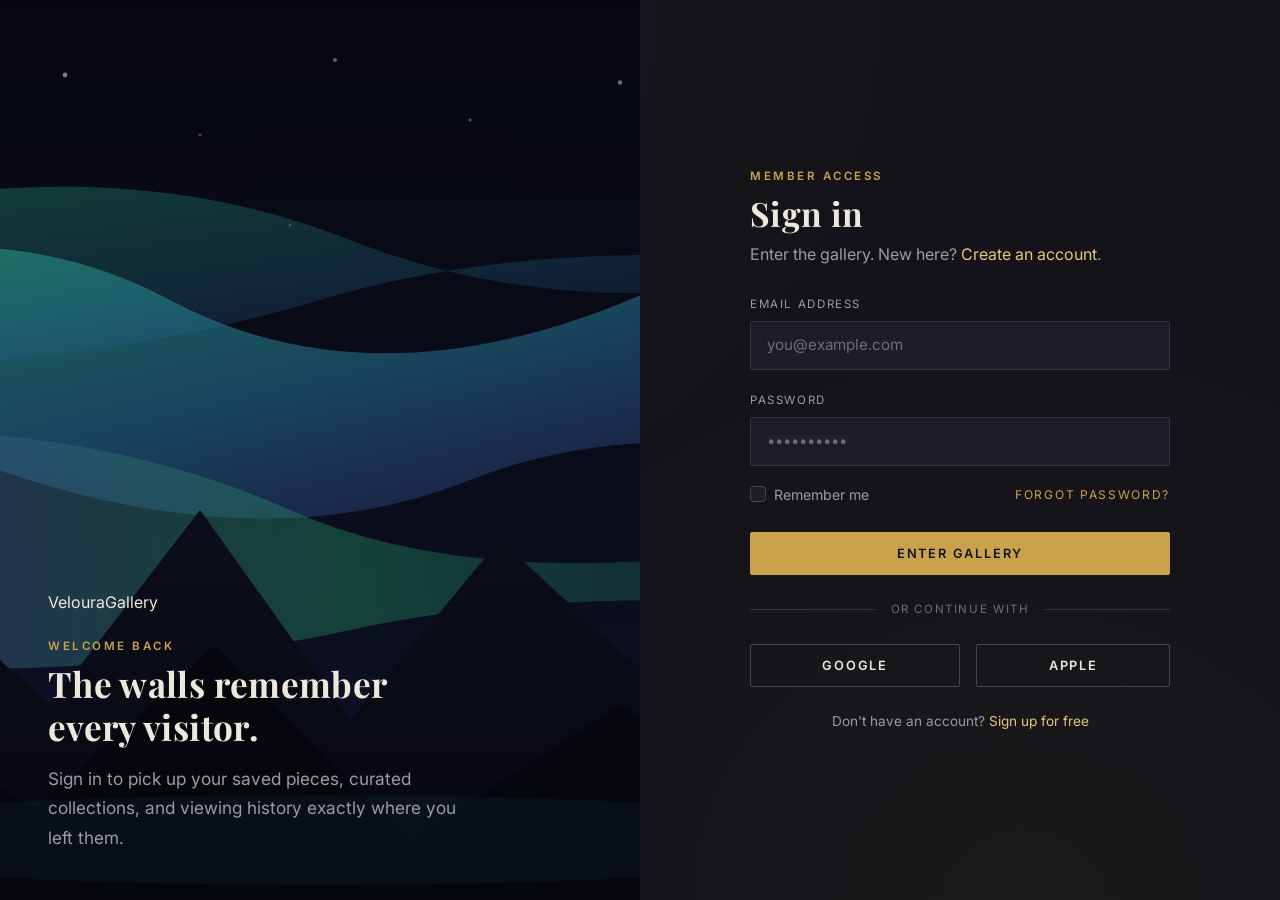
<file: index.html>
<!DOCTYPE html>
<html lang="en">
<head>
  <meta charset="UTF-8">
  <meta name="viewport" content="width=device-width, initial-scale=1.0">
  <title>Sign In — Veloura</title>
  <link rel="icon" href="data:,">
  <link href="https://cdn.jsdelivr.net/npm/bootstrap@5.3.3/dist/css/bootstrap.min.css" rel="stylesheet">
  <link href="https://fonts.googleapis.com/css2?family=Playfair+Display:ital,wght@0,600;0,700;1,600&family=Inter:wght@400;500;600;700&display=swap" rel="stylesheet">
  <link href="styles.css" rel="stylesheet">
</head>
<body>

  <div class="auth-wrap">
    <div class="row g-0 w-100">

      <!-- Visual side -->
      <div class="col-lg-6 d-none d-lg-flex auth-visual">
        <img src="aurora.svg" alt="Aurora Bloom artwork">
        <div class="auth-visual-content">
          <a href="gallery.html" class="navbar-brand mb-4 d-inline-block">Veloura<span>Gallery</span></a>
          <p class="eyebrow mb-2">Welcome back</p>
          <h2 class="display-font mb-3" style="font-size: 2.2rem;">The walls remember<br>every visitor.</h2>
          <p class="hero-lede mb-0" style="max-width: 26rem;">Sign in to pick up your saved pieces, curated collections, and viewing history exactly where you left them.</p>
        </div>
      </div>

      <!-- Form side -->
      <div class="col-lg-6 auth-form-side">
        <div class="auth-card reveal is-visible">
          <a href="gallery.html" class="navbar-brand d-inline-block d-lg-none mb-4">Veloura<span>Gallery</span></a>
          <p class="eyebrow mb-2">Member Access</p>
          <h1 class="display-font mb-2" style="font-size: 2.1rem;">Sign in</h1>
          <p class="text-muted-gallery mb-4">Enter the gallery. New here? <a href="signup.html">Create an account</a>.</p>

          <form id="loginForm" novalidate>
            <div class="mb-3">
              <label for="loginEmail" class="form-label">Email address</label>
              <input type="email" class="form-control" id="loginEmail" placeholder="you@example.com" required>
            </div>
            <div class="mb-3">
              <label for="loginPassword" class="form-label">Password</label>
              <input type="password" class="form-control" id="loginPassword" placeholder="••••••••••" required>
            </div>
            <div class="d-flex justify-content-between align-items-center mb-4">
              <div class="form-check">
                <input class="form-check-input" type="checkbox" id="rememberMe">
                <label class="form-check-label" for="rememberMe">Remember me</label>
              </div>
              <a href="#" class="small-caps-label" style="font-size:0.75rem;">Forgot password?</a>
            </div>
            <button type="submit" class="btn btn-gold w-100">Enter Gallery</button>
            <p id="loginMessage" class="text-danger mt-3 mb-0 small d-none"></p>
          </form>

          <div class="divider-or">or continue with</div>

          <div class="d-flex gap-3">
            <button type="button" class="btn btn-outline-gold flex-fill">Google</button>
            <button type="button" class="btn btn-outline-gold flex-fill">Apple</button>
          </div>

          <p class="text-center text-muted-gallery mt-4 mb-0" style="font-size:0.85rem;">
            Don't have an account? <a href="signup.html">Sign up for free</a>
          </p>
        </div>
      </div>

    </div>
  </div>

  <script src="https://cdn.jsdelivr.net/npm/bootstrap@5.3.3/dist/js/bootstrap.bundle.min.js"></script>
  <script>
    const loginForm = document.getElementById('loginForm');
    const loginEmail = document.getElementById('loginEmail');
    const loginPassword = document.getElementById('loginPassword');
    const rememberMe = document.getElementById('rememberMe');
    const loginMessage = document.getElementById('loginMessage');

    const rememberKey = 'lumenGalleryRememberedEmail';
    const userKey = 'lumenGalleryCurrentUser';

    function showMessage(element, message, isError) {
      element.textContent = message;
      element.classList.remove('d-none', 'text-danger', 'text-success');
      element.classList.add(isError ? 'text-danger' : 'text-success');
    }

    const rememberedEmail = localStorage.getItem(rememberKey);
    if (rememberedEmail) {
      loginEmail.value = rememberedEmail;
      rememberMe.checked = true;
    }

    if (loginForm) {
      loginForm.addEventListener('submit', function (event) {
        event.preventDefault();

        const email = loginEmail.value.trim().toLowerCase();
        const password = loginPassword.value.trim();

        if (!email || !password) {
          showMessage(loginMessage, 'Please enter both your email and password.', true);
          return;
        }

        localStorage.setItem(userKey, JSON.stringify({
          email: email,
          name: email.split('@')[0]
        }));

        if (rememberMe.checked) {
          localStorage.setItem(rememberKey, email);
        } else {
          localStorage.removeItem(rememberKey);
        }

        window.location.href = 'gallery.html';
      });
    }
  </script>
</body>
</html>
</file>
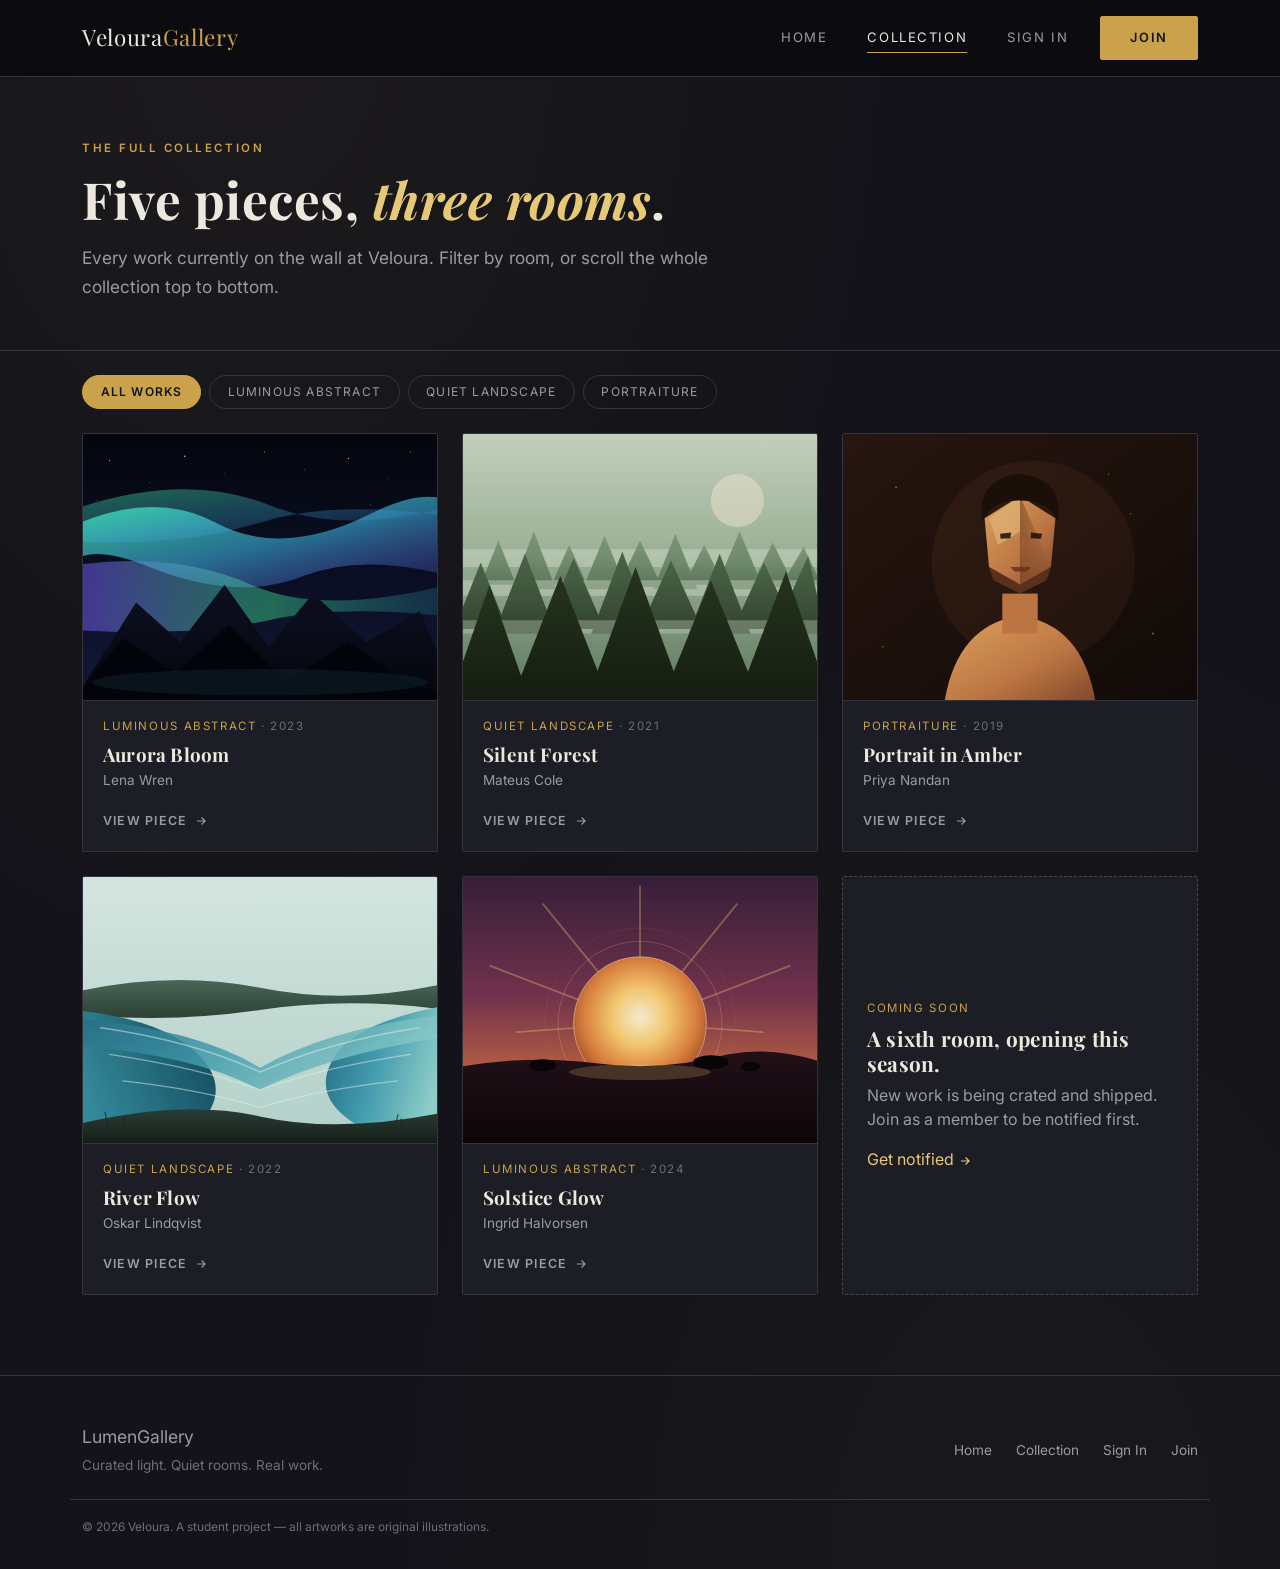
<file: art-display.html>
<!DOCTYPE html>
<html lang="en">
<head>
  <meta charset="UTF-8">
  <meta name="viewport" content="width=device-width, initial-scale=1.0">
  <title>The Collection — Veloura</title>
  <link rel="icon" href="data:,">
  <link href="https://cdn.jsdelivr.net/npm/bootstrap@5.3.3/dist/css/bootstrap.min.css" rel="stylesheet">
  <link href="https://fonts.googleapis.com/css2?family=Playfair+Display:ital,wght@0,600;0,700;1,600&family=Inter:wght@400;500;600;700&display=swap" rel="stylesheet">
  <link href="styles.css" rel="stylesheet">
  <style>body { padding-top: 76px; }</style>
</head>
<body>

  <!-- Navbar -->
  <nav class="navbar navbar-expand-lg gallery-navbar fixed-top py-3">
    <div class="container">
      <a class="navbar-brand" href="gallery.html">Veloura<span>Gallery</span></a>
      <button class="navbar-toggler" type="button" data-bs-toggle="collapse" data-bs-target="#navMain">
        <span class="navbar-toggler-icon"></span>
      </button>
      <div class="collapse navbar-collapse" id="navMain">
        <ul class="navbar-nav ms-auto align-items-lg-center gap-lg-2">
          <li class="nav-item"><a class="nav-link" href="gallery.html">Home</a></li>
          <li class="nav-item"><a class="nav-link active" href="art-display.html">Collection</a></li>
          <li class="nav-item"><a class="nav-link" href="index.html">Sign In</a></li>
          <li class="nav-item ms-lg-2"><a class="btn btn-gold btn-sm" href="signup.html">Join</a></li>
        </ul>
      </div>
    </div>
  </nav>

  <!-- Page header -->
  <header class="py-5" style="border-bottom:1px solid var(--frame); padding-top:4rem !important;">
    <div class="container reveal">
      <p class="eyebrow mb-3">The Full Collection</p>
      <h1 class="hero-title mb-3" style="font-size:clamp(2.2rem, 4vw, 3.2rem);">Five pieces, <em>three rooms</em>.</h1>
      <p class="hero-lede mb-0">Every work currently on the wall at Veloura. Filter by room, or scroll the whole collection top to bottom.</p>
    </div>
  </header>

  <!-- Filters -->
  <div class="container">
    <div class="d-flex flex-wrap gap-2 py-4 reveal" id="filterBar">
      <button class="filter-pill active" data-filter="all">All Works</button>
      <button class="filter-pill" data-filter="abstract">Luminous Abstract</button>
      <button class="filter-pill" data-filter="landscape">Quiet Landscape</button>
      <button class="filter-pill" data-filter="portrait">Portraiture</button>
    </div>
  </div>

  <!-- Grid -->
  <section class="pb-6" style="padding-bottom:5rem;">
    <div class="container">
      <div class="row g-4" id="artGrid">

        <div class="col-md-6 col-lg-4 art-item reveal" data-category="abstract">
          <a href="art1.html" class="stretched-link-wrap">
            <div class="frame-card">
              <div class="frame-media"><img src="aurora.svg" alt="Aurora Bloom by Lena Wren"></div>
              <div class="placard">
                <p class="art-meta">Luminous Abstract <span>· 2023</span></p>
                <h3 class="art-title">Aurora Bloom</h3>
                <p class="text-muted-gallery mb-3" style="font-size:0.85rem;">Lena Wren</p>
                <span class="art-link">View piece
                  <svg width="14" height="14" fill="none" stroke="currentColor" stroke-width="2" viewBox="0 0 24 24"><path d="M5 12h14M13 6l6 6-6 6"/></svg>
                </span>
              </div>
            </div>
          </a>
        </div>

        <div class="col-md-6 col-lg-4 art-item reveal" data-category="landscape">
          <a href="art2.html" class="stretched-link-wrap">
            <div class="frame-card">
              <div class="frame-media"><img src="forest.svg" alt="Silent Forest by Mateus Cole"></div>
              <div class="placard">
                <p class="art-meta">Quiet Landscape <span>· 2021</span></p>
                <h3 class="art-title">Silent Forest</h3>
                <p class="text-muted-gallery mb-3" style="font-size:0.85rem;">Mateus Cole</p>
                <span class="art-link">View piece
                  <svg width="14" height="14" fill="none" stroke="currentColor" stroke-width="2" viewBox="0 0 24 24"><path d="M5 12h14M13 6l6 6-6 6"/></svg>
                </span>
              </div>
            </div>
          </a>
        </div>

        <div class="col-md-6 col-lg-4 art-item reveal" data-category="portrait">
          <a href="art3.html" class="stretched-link-wrap">
            <div class="frame-card">
              <div class="frame-media"><img src="portrait.svg" alt="Portrait in Amber by Priya Nandan"></div>
              <div class="placard">
                <p class="art-meta">Portraiture <span>· 2019</span></p>
                <h3 class="art-title">Portrait in Amber</h3>
                <p class="text-muted-gallery mb-3" style="font-size:0.85rem;">Priya Nandan</p>
                <span class="art-link">View piece
                  <svg width="14" height="14" fill="none" stroke="currentColor" stroke-width="2" viewBox="0 0 24 24"><path d="M5 12h14M13 6l6 6-6 6"/></svg>
                </span>
              </div>
            </div>
          </a>
        </div>

        <div class="col-md-6 col-lg-4 art-item reveal" data-category="landscape">
          <a href="art4.html" class="stretched-link-wrap">
            <div class="frame-card">
              <div class="frame-media"><img src="river.svg" alt="River Flow by Oskar Lindqvist"></div>
              <div class="placard">
                <p class="art-meta">Quiet Landscape <span>· 2022</span></p>
                <h3 class="art-title">River Flow</h3>
                <p class="text-muted-gallery mb-3" style="font-size:0.85rem;">Oskar Lindqvist</p>
                <span class="art-link">View piece
                  <svg width="14" height="14" fill="none" stroke="currentColor" stroke-width="2" viewBox="0 0 24 24"><path d="M5 12h14M13 6l6 6-6 6"/></svg>
                </span>
              </div>
            </div>
          </a>
        </div>

        <div class="col-md-6 col-lg-4 art-item reveal" data-category="abstract">
          <a href="art5.html" class="stretched-link-wrap">
            <div class="frame-card">
              <div class="frame-media"><img src="solstice.svg" alt="Solstice Glow by Ingrid Halvorsen"></div>
              <div class="placard">
                <p class="art-meta">Luminous Abstract <span>· 2024</span></p>
                <h3 class="art-title">Solstice Glow</h3>
                <p class="text-muted-gallery mb-3" style="font-size:0.85rem;">Ingrid Halvorsen</p>
                <span class="art-link">View piece
                  <svg width="14" height="14" fill="none" stroke="currentColor" stroke-width="2" viewBox="0 0 24 24"><path d="M5 12h14M13 6l6 6-6 6"/></svg>
                </span>
              </div>
            </div>
          </a>
        </div>

        <div class="col-md-6 col-lg-4 reveal">
          <div class="h-100 d-flex flex-column justify-content-center align-items-start p-4" style="background:var(--surface); border:1px dashed var(--frame-light); border-radius:2px; min-height:100%;">
            <p class="small-caps-label mb-2">Coming Soon</p>
            <h3 class="display-font mb-2" style="font-size:1.3rem;">A sixth room, opening this season.</h3>
            <p class="text-muted-gallery mb-3">New work is being crated and shipped. Join as a member to be notified first.</p>
            <a href="signup.html" class="art-link">Get notified
              <svg width="14" height="14" fill="none" stroke="currentColor" stroke-width="2" viewBox="0 0 24 24"><path d="M5 12h14M13 6l6 6-6 6"/></svg>
            </a>
          </div>
        </div>

      </div>
    </div>
  </section>

  <!-- Footer -->
  <footer class="gallery-footer">
    <div class="container d-flex flex-column flex-md-row justify-content-between align-items-center gap-3">
      <div>
        <a href="gallery.html" class="navbar-brand" style="font-size:1.1rem;">Lumen<span>Gallery</span></a>
        <p class="mb-0 mt-1">Curated light. Quiet rooms. Real work.</p>
      </div>
      <div class="d-flex gap-4 flex-wrap">
        <a href="gallery.html">Home</a>
        <a href="art-display.html">Collection</a>
        <a href="index.html">Sign In</a>
        <a href="signup.html">Join</a>
      </div>
    </div>
    <div class="container mt-4 pt-3" style="border-top:1px solid var(--frame);">
      <small>&copy; 2026 Veloura. A student project — all artworks are original illustrations.</small>
    </div>
  </footer>

  <script src="https://cdn.jsdelivr.net/npm/bootstrap@5.3.3/dist/js/bootstrap.bundle.min.js"></script>
  <script>
    document.addEventListener('DOMContentLoaded', function () {
      const items = document.querySelectorAll('.reveal:not(.is-visible)');
      const obs = new IntersectionObserver((entries) => {
        entries.forEach(e => {
          if (e.isIntersecting) { e.target.classList.add('is-visible'); obs.unobserve(e.target); }
        });
      }, { threshold: 0.15 });
      items.forEach(i => obs.observe(i));

      const pills = document.querySelectorAll('.filter-pill');
      const cards = document.querySelectorAll('.art-item');
      pills.forEach(pill => {
        pill.addEventListener('click', () => {
          pills.forEach(p => p.classList.remove('active'));
          pill.classList.add('active');
          const filter = pill.dataset.filter;
          cards.forEach(card => {
            const show = filter === 'all' || card.dataset.category === filter;
            card.style.display = show ? '' : 'none';
          });
        });
      });
    });
  </script>
</body>
</html>
</file>
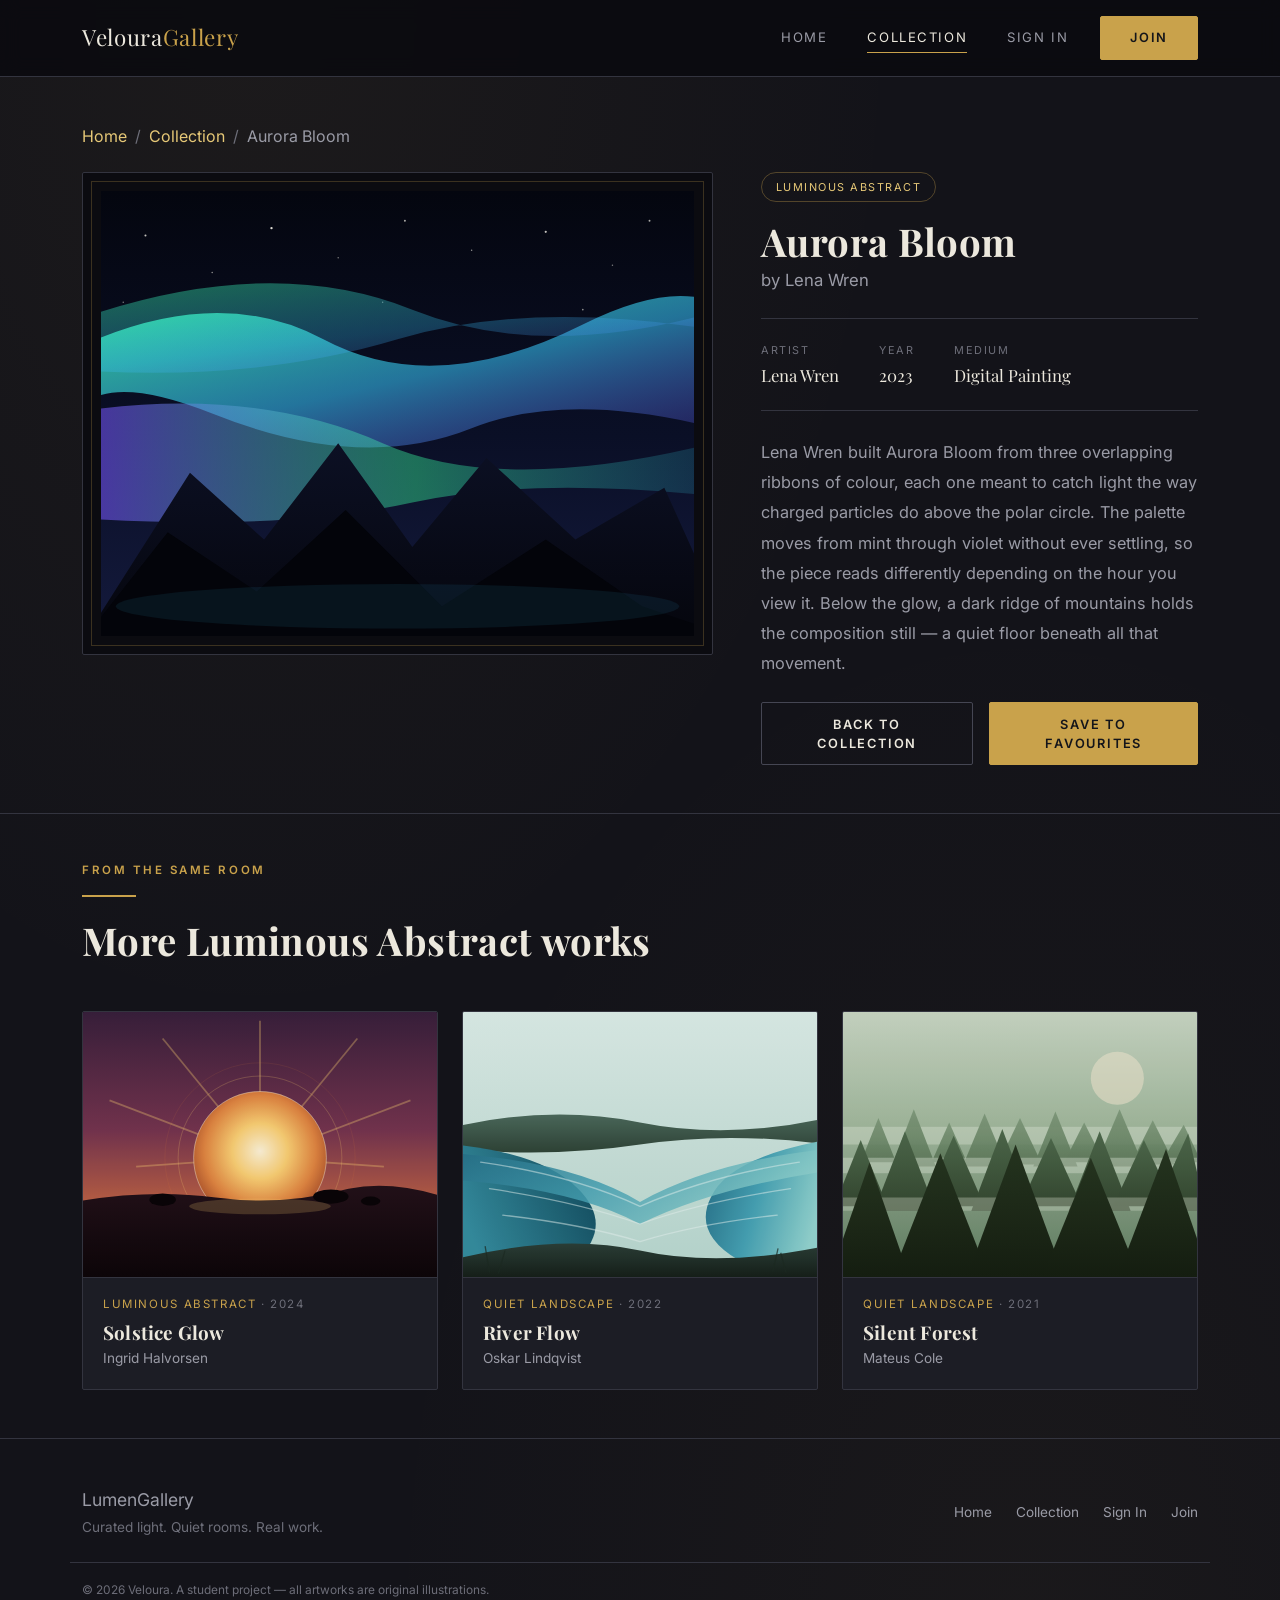
<file: art1.html>
<!DOCTYPE html>
<html lang="en">
<head>
  <meta charset="UTF-8">
  <meta name="viewport" content="width=device-width, initial-scale=1.0">
  <title>Aurora Bloom — Lena Wren | Veloura</title>
  <link rel="icon" href="data:,">
  <link href="https://cdn.jsdelivr.net/npm/bootstrap@5.3.3/dist/css/bootstrap.min.css" rel="stylesheet">
  <link href="https://fonts.googleapis.com/css2?family=Playfair+Display:ital,wght@0,600;0,700;1,600&family=Inter:wght@400;500;600;700&display=swap" rel="stylesheet">
  <link href="styles.css" rel="stylesheet">
  <style>body { padding-top: 76px; }</style>
</head>
<body>

  <!-- Navbar -->
  <nav class="navbar navbar-expand-lg gallery-navbar fixed-top py-3">
    <div class="container">
      <a class="navbar-brand" href="gallery.html">Veloura<span>Gallery</span></a>
      <button class="navbar-toggler" type="button" data-bs-toggle="collapse" data-bs-target="#navMain">
        <span class="navbar-toggler-icon"></span>
      </button>
      <div class="collapse navbar-collapse" id="navMain">
        <ul class="navbar-nav ms-auto align-items-lg-center gap-lg-2">
          <li class="nav-item"><a class="nav-link" href="gallery.html">Home</a></li>
          <li class="nav-item"><a class="nav-link active" href="art-display.html">Collection</a></li>
          <li class="nav-item"><a class="nav-link" href="index.html">Sign In</a></li>
          <li class="nav-item ms-lg-2"><a class="btn btn-gold btn-sm" href="signup.html">Join</a></li>
        </ul>
      </div>
    </div>
  </nav>

  <div class="container py-5">
    <nav aria-label="breadcrumb" class="reveal is-visible mb-4">
      <ol class="breadcrumb" style="--bs-breadcrumb-divider-color: var(--text-faint);">
        <li class="breadcrumb-item"><a href="gallery.html">Home</a></li>
        <li class="breadcrumb-item"><a href="art-display.html">Collection</a></li>
        <li class="breadcrumb-item active text-muted-gallery" aria-current="page">Aurora Bloom</li>
      </ol>
    </nav>

    <div class="row g-5">
      <!-- Media -->
      <div class="col-lg-7 reveal is-visible">
        <div class="detail-media">
          <img src="aurora.svg" alt="Aurora Bloom — layered ribbons of green and violet light over a night mountain range">
        </div>
      </div>

      <!-- Info -->
      <div class="col-lg-5 reveal is-visible">
        <span class="badge-category">Luminous Abstract</span>
        <h1 class="display-font mb-1" style="font-size:2.4rem;">Aurora Bloom</h1>
        <p class="text-muted-gallery mb-4" style="font-size:1.05rem;">by Lena Wren</p>

        <div class="detail-meta-row">
          <div class="meta-item">
            <div class="label">Artist</div>
            <div class="value">Lena Wren</div>
          </div>
          <div class="meta-item">
            <div class="label">Year</div>
            <div class="value">2023</div>
          </div>
          <div class="meta-item">
            <div class="label">Medium</div>
            <div class="value">Digital Painting</div>
          </div>
        </div>

        <p class="detail-desc">Lena Wren built Aurora Bloom from three overlapping ribbons of colour, each one meant to catch light the way charged particles do above the polar circle. The palette moves from mint through violet without ever settling, so the piece reads differently depending on the hour you view it. Below the glow, a dark ridge of mountains holds the composition still — a quiet floor beneath all that movement.</p>

        <div class="d-flex gap-3 mt-4">
          <a href="art-display.html" class="btn btn-outline-gold">Back to Collection</a>
          <a href="signup.html" class="btn btn-gold">Save to Favourites</a>
        </div>
      </div>
    </div>
  </div>

  <!-- Similar works -->
  <section class="py-5" style="border-top:1px solid var(--frame);">
    <div class="container">
      <div class="section-head reveal">
        <p class="eyebrow">From the Same Room</p>
        <div class="divider-gold"></div>
        <h2>More Luminous Abstract works</h2>
      </div>
      <div class="row g-4">

        <div class="col-md-4 reveal">
          <a href="art5.html" class="stretched-link-wrap">
            <div class="frame-card">
              <div class="frame-media"><img src="solstice.svg" alt="Solstice Glow"></div>
              <div class="placard">
                <p class="art-meta">Luminous Abstract <span>· 2024</span></p>
                <h3 class="art-title">Solstice Glow</h3>
                <p class="text-muted-gallery mb-0" style="font-size:0.85rem;">Ingrid Halvorsen</p>
              </div>
            </div>
          </a>
        </div>

        <div class="col-md-4 reveal">
          <a href="art4.html" class="stretched-link-wrap">
            <div class="frame-card">
              <div class="frame-media"><img src="river.svg" alt="River Flow"></div>
              <div class="placard">
                <p class="art-meta">Quiet Landscape <span>· 2022</span></p>
                <h3 class="art-title">River Flow</h3>
                <p class="text-muted-gallery mb-0" style="font-size:0.85rem;">Oskar Lindqvist</p>
              </div>
            </div>
          </a>
        </div>

        <div class="col-md-4 reveal">
          <a href="art2.html" class="stretched-link-wrap">
            <div class="frame-card">
              <div class="frame-media"><img src="forest.svg" alt="Silent Forest"></div>
              <div class="placard">
                <p class="art-meta">Quiet Landscape <span>· 2021</span></p>
                <h3 class="art-title">Silent Forest</h3>
                <p class="text-muted-gallery mb-0" style="font-size:0.85rem;">Mateus Cole</p>
              </div>
            </div>
          </a>
        </div>

      </div>
    </div>
  </section>

  <!-- Footer -->
  <footer class="gallery-footer">
    <div class="container d-flex flex-column flex-md-row justify-content-between align-items-center gap-3">
      <div>
        <a href="gallery.html" class="navbar-brand" style="font-size:1.1rem;">Lumen<span>Gallery</span></a>
        <p class="mb-0 mt-1">Curated light. Quiet rooms. Real work.</p>
      </div>
      <div class="d-flex gap-4 flex-wrap">
        <a href="gallery.html">Home</a>
        <a href="art-display.html">Collection</a>
        <a href="index.html">Sign In</a>
        <a href="signup.html">Join</a>
      </div>
    </div>
    <div class="container mt-4 pt-3" style="border-top:1px solid var(--frame);">
      <small>&copy; 2026 Veloura. A student project — all artworks are original illustrations.</small>
    </div>
  </footer>

  <script src="https://cdn.jsdelivr.net/npm/bootstrap@5.3.3/dist/js/bootstrap.bundle.min.js"></script>
  <script>
    document.addEventListener('DOMContentLoaded', function () {
      const items = document.querySelectorAll('.reveal:not(.is-visible)');
      const obs = new IntersectionObserver((entries) => {
        entries.forEach(e => {
          if (e.isIntersecting) { e.target.classList.add('is-visible'); obs.unobserve(e.target); }
        });
      }, { threshold: 0.15 });
      items.forEach(i => obs.observe(i));
    });
  </script>
</body>
</html>
</file>
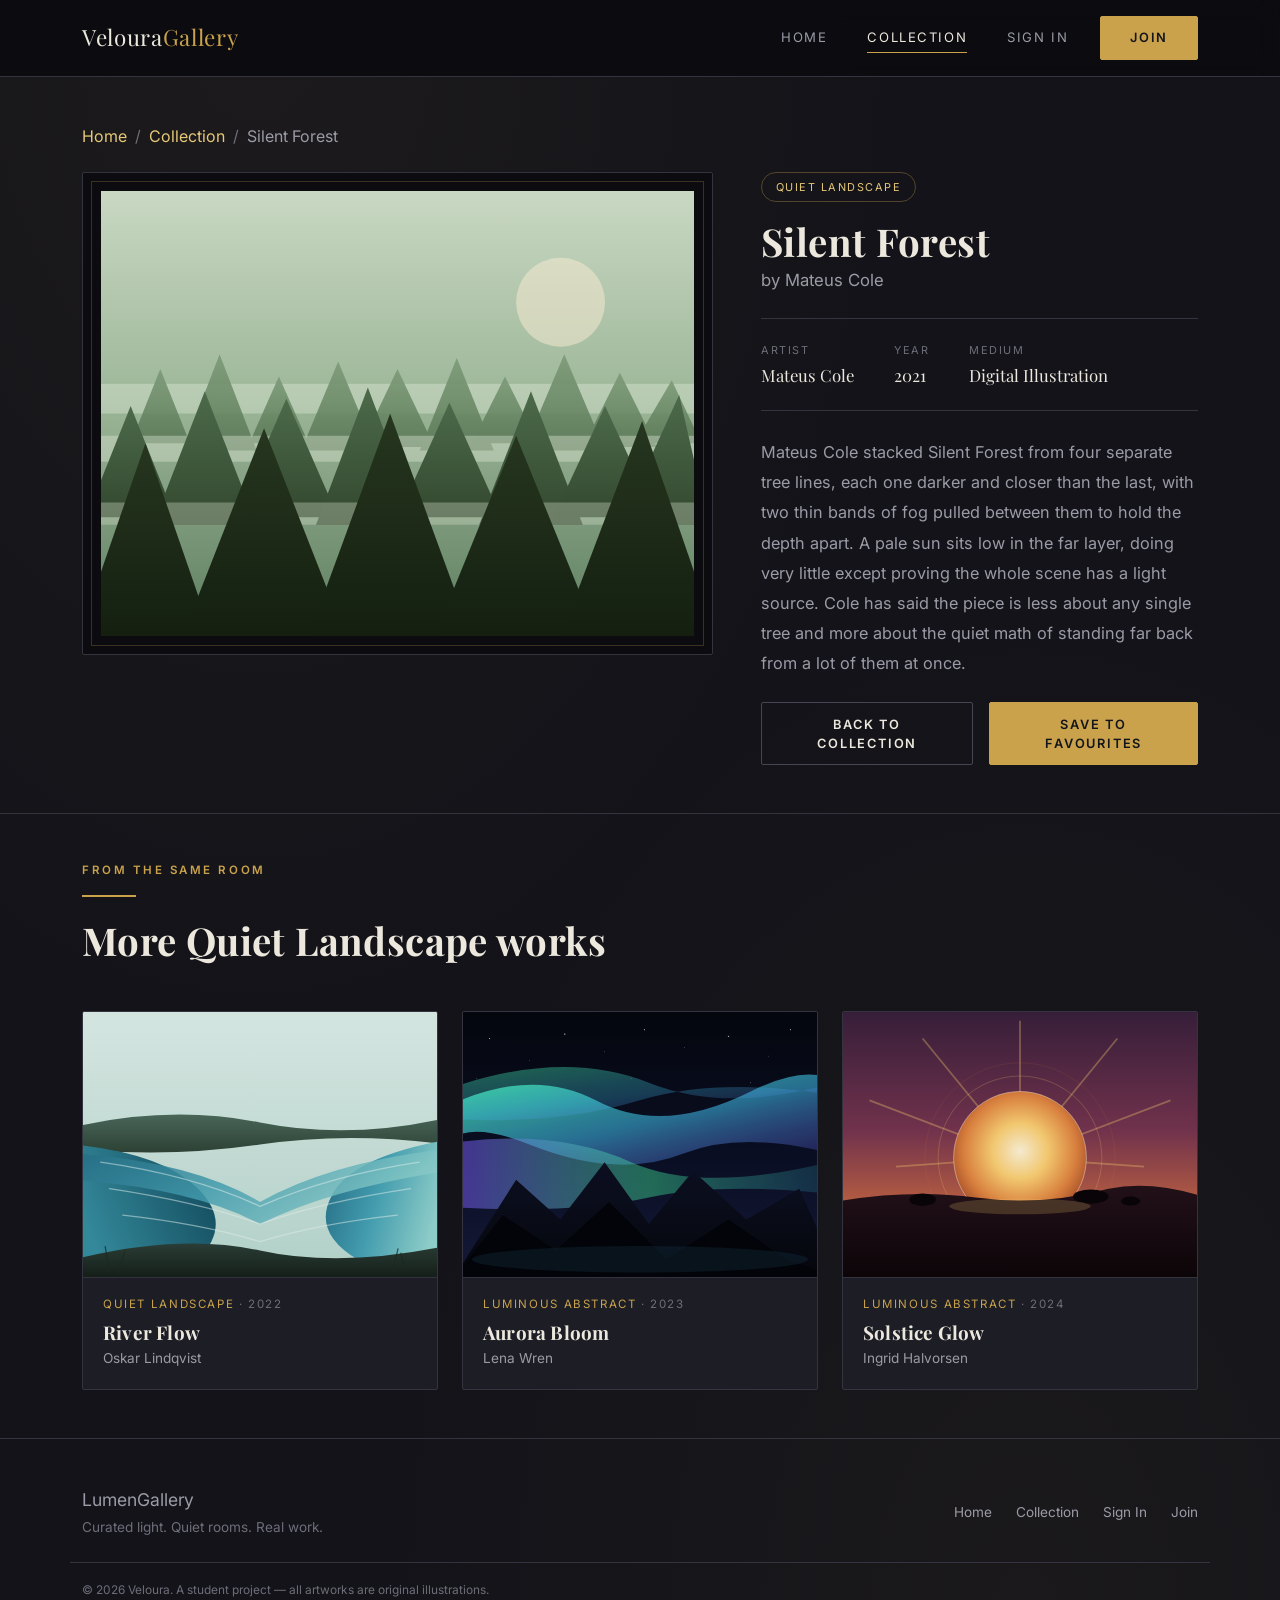
<file: art2.html>
<!DOCTYPE html>
<html lang="en">
<head>
  <meta charset="UTF-8">
  <meta name="viewport" content="width=device-width, initial-scale=1.0">
  <title>Silent Forest — Mateus Cole | Veloura</title>
  <link rel="icon" href="data:,">
  <link href="https://cdn.jsdelivr.net/npm/bootstrap@5.3.3/dist/css/bootstrap.min.css" rel="stylesheet">
  <link href="https://fonts.googleapis.com/css2?family=Playfair+Display:ital,wght@0,600;0,700;1,600&family=Inter:wght@400;500;600;700&display=swap" rel="stylesheet">
  <link href="styles.css" rel="stylesheet">
  <style>body { padding-top: 76px; }</style>
</head>
<body>

  <!-- Navbar -->
  <nav class="navbar navbar-expand-lg gallery-navbar fixed-top py-3">
    <div class="container">
      <a class="navbar-brand" href="gallery.html">Veloura<span>Gallery</span></a>
      <button class="navbar-toggler" type="button" data-bs-toggle="collapse" data-bs-target="#navMain">
        <span class="navbar-toggler-icon"></span>
      </button>
      <div class="collapse navbar-collapse" id="navMain">
        <ul class="navbar-nav ms-auto align-items-lg-center gap-lg-2">
          <li class="nav-item"><a class="nav-link" href="gallery.html">Home</a></li>
          <li class="nav-item"><a class="nav-link active" href="art-display.html">Collection</a></li>
          <li class="nav-item"><a class="nav-link" href="index.html">Sign In</a></li>
          <li class="nav-item ms-lg-2"><a class="btn btn-gold btn-sm" href="signup.html">Join</a></li>
        </ul>
      </div>
    </div>
  </nav>

  <div class="container py-5">
    <nav aria-label="breadcrumb" class="reveal is-visible mb-4">
      <ol class="breadcrumb" style="--bs-breadcrumb-divider-color: var(--text-faint);">
        <li class="breadcrumb-item"><a href="gallery.html">Home</a></li>
        <li class="breadcrumb-item"><a href="art-display.html">Collection</a></li>
        <li class="breadcrumb-item active text-muted-gallery" aria-current="page">Silent Forest</li>
      </ol>
    </nav>

    <div class="row g-5">
      <div class="col-lg-7 reveal is-visible">
        <div class="detail-media">
          <img src="forest.svg" alt="Silent Forest — layered pine silhouettes rising through fog">
        </div>
      </div>

      <div class="col-lg-5 reveal is-visible">
        <span class="badge-category">Quiet Landscape</span>
        <h1 class="display-font mb-1" style="font-size:2.4rem;">Silent Forest</h1>
        <p class="text-muted-gallery mb-4" style="font-size:1.05rem;">by Mateus Cole</p>

        <div class="detail-meta-row">
          <div class="meta-item">
            <div class="label">Artist</div>
            <div class="value">Mateus Cole</div>
          </div>
          <div class="meta-item">
            <div class="label">Year</div>
            <div class="value">2021</div>
          </div>
          <div class="meta-item">
            <div class="label">Medium</div>
            <div class="value">Digital Illustration</div>
          </div>
        </div>

        <p class="detail-desc">Mateus Cole stacked Silent Forest from four separate tree lines, each one darker and closer than the last, with two thin bands of fog pulled between them to hold the depth apart. A pale sun sits low in the far layer, doing very little except proving the whole scene has a light source. Cole has said the piece is less about any single tree and more about the quiet math of standing far back from a lot of them at once.</p>

        <div class="d-flex gap-3 mt-4">
          <a href="art-display.html" class="btn btn-outline-gold">Back to Collection</a>
          <a href="signup.html" class="btn btn-gold">Save to Favourites</a>
        </div>
      </div>
    </div>
  </div>

  <!-- Similar works -->
  <section class="py-5" style="border-top:1px solid var(--frame);">
    <div class="container">
      <div class="section-head reveal">
        <p class="eyebrow">From the Same Room</p>
        <div class="divider-gold"></div>
        <h2>More Quiet Landscape works</h2>
      </div>
      <div class="row g-4">

        <div class="col-md-4 reveal">
          <a href="art4.html" class="stretched-link-wrap">
            <div class="frame-card">
              <div class="frame-media"><img src="river.svg" alt="River Flow"></div>
              <div class="placard">
                <p class="art-meta">Quiet Landscape <span>· 2022</span></p>
                <h3 class="art-title">River Flow</h3>
                <p class="text-muted-gallery mb-0" style="font-size:0.85rem;">Oskar Lindqvist</p>
              </div>
            </div>
          </a>
        </div>

        <div class="col-md-4 reveal">
          <a href="art1.html" class="stretched-link-wrap">
            <div class="frame-card">
              <div class="frame-media"><img src="aurora.svg" alt="Aurora Bloom"></div>
              <div class="placard">
                <p class="art-meta">Luminous Abstract <span>· 2023</span></p>
                <h3 class="art-title">Aurora Bloom</h3>
                <p class="text-muted-gallery mb-0" style="font-size:0.85rem;">Lena Wren</p>
              </div>
            </div>
          </a>
        </div>

        <div class="col-md-4 reveal">
          <a href="art5.html" class="stretched-link-wrap">
            <div class="frame-card">
              <div class="frame-media"><img src="solstice.svg" alt="Solstice Glow"></div>
              <div class="placard">
                <p class="art-meta">Luminous Abstract <span>· 2024</span></p>
                <h3 class="art-title">Solstice Glow</h3>
                <p class="text-muted-gallery mb-0" style="font-size:0.85rem;">Ingrid Halvorsen</p>
              </div>
            </div>
          </a>
        </div>

      </div>
    </div>
  </section>

  <!-- Footer -->
  <footer class="gallery-footer">
    <div class="container d-flex flex-column flex-md-row justify-content-between align-items-center gap-3">
      <div>
        <a href="gallery.html" class="navbar-brand" style="font-size:1.1rem;">Lumen<span>Gallery</span></a>
        <p class="mb-0 mt-1">Curated light. Quiet rooms. Real work.</p>
      </div>
      <div class="d-flex gap-4 flex-wrap">
        <a href="gallery.html">Home</a>
        <a href="art-display.html">Collection</a>
        <a href="index.html">Sign In</a>
        <a href="signup.html">Join</a>
      </div>
    </div>
    <div class="container mt-4 pt-3" style="border-top:1px solid var(--frame);">
      <small>&copy; 2026 Veloura. A student project — all artworks are original illustrations.</small>
    </div>
  </footer>

  <script src="https://cdn.jsdelivr.net/npm/bootstrap@5.3.3/dist/js/bootstrap.bundle.min.js"></script>
  <script>
    document.addEventListener('DOMContentLoaded', function () {
      const items = document.querySelectorAll('.reveal:not(.is-visible)');
      const obs = new IntersectionObserver((entries) => {
        entries.forEach(e => {
          if (e.isIntersecting) { e.target.classList.add('is-visible'); obs.unobserve(e.target); }
        });
      }, { threshold: 0.15 });
      items.forEach(i => obs.observe(i));
    });
  </script>
</body>
</html>
</file>
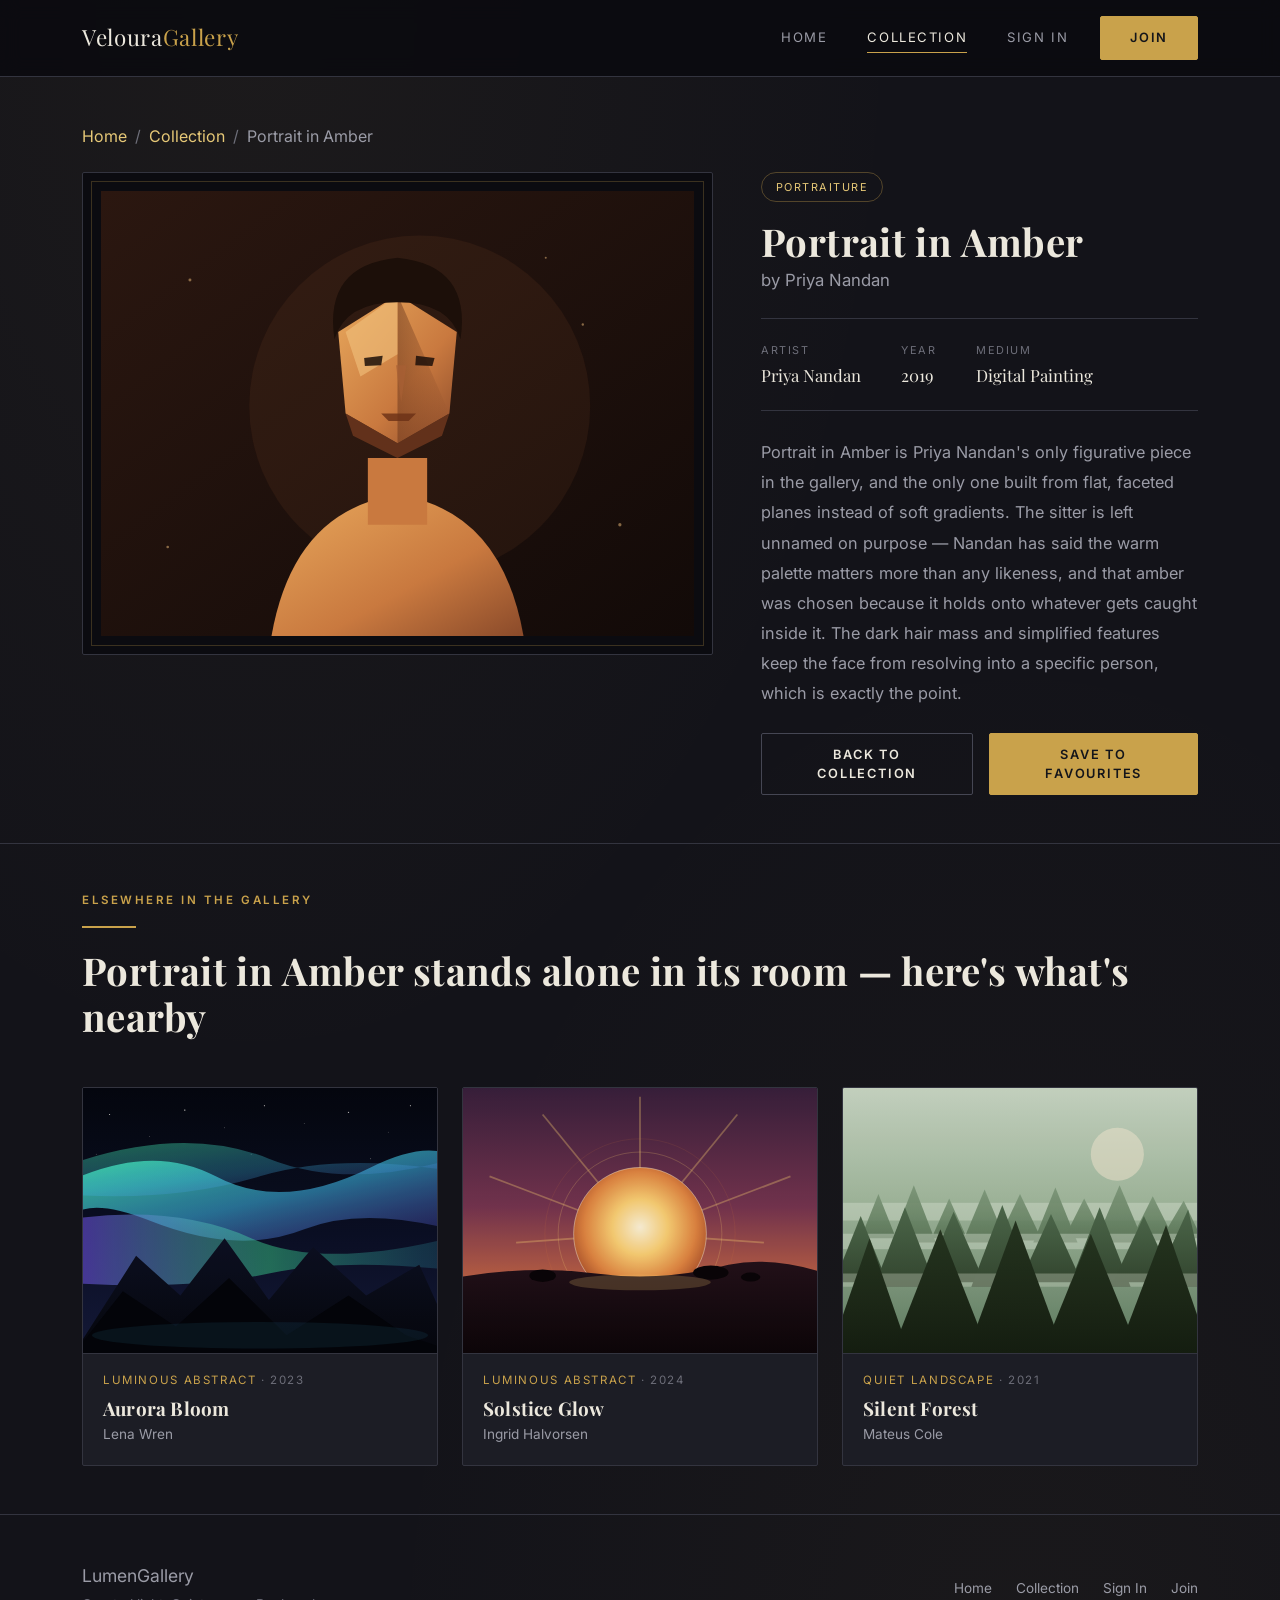
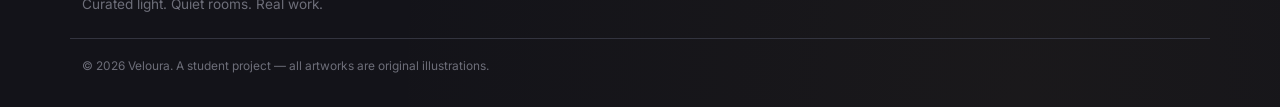
<file: art3.html>
<!DOCTYPE html>
<html lang="en">
<head>
  <meta charset="UTF-8">
  <meta name="viewport" content="width=device-width, initial-scale=1.0">
  <title>Portrait in Amber — Priya Nandan | Veloura</title>
  <link rel="icon" href="data:,">
  <link href="https://cdn.jsdelivr.net/npm/bootstrap@5.3.3/dist/css/bootstrap.min.css" rel="stylesheet">
  <link href="https://fonts.googleapis.com/css2?family=Playfair+Display:ital,wght@0,600;0,700;1,600&family=Inter:wght@400;500;600;700&display=swap" rel="stylesheet">
  <link href="styles.css" rel="stylesheet">
  <style>body { padding-top: 76px; }</style>
</head>
<body>

  <!-- Navbar -->
  <nav class="navbar navbar-expand-lg gallery-navbar fixed-top py-3">
    <div class="container">
      <a class="navbar-brand" href="gallery.html">Veloura<span>Gallery</span></a>
      <button class="navbar-toggler" type="button" data-bs-toggle="collapse" data-bs-target="#navMain">
        <span class="navbar-toggler-icon"></span>
      </button>
      <div class="collapse navbar-collapse" id="navMain">
        <ul class="navbar-nav ms-auto align-items-lg-center gap-lg-2">
          <li class="nav-item"><a class="nav-link" href="gallery.html">Home</a></li>
          <li class="nav-item"><a class="nav-link active" href="art-display.html">Collection</a></li>
          <li class="nav-item"><a class="nav-link" href="index.html">Sign In</a></li>
          <li class="nav-item ms-lg-2"><a class="btn btn-gold btn-sm" href="signup.html">Join</a></li>
        </ul>
      </div>
    </div>
  </nav>

  <div class="container py-5">
    <nav aria-label="breadcrumb" class="reveal is-visible mb-4">
      <ol class="breadcrumb" style="--bs-breadcrumb-divider-color: var(--text-faint);">
        <li class="breadcrumb-item"><a href="gallery.html">Home</a></li>
        <li class="breadcrumb-item"><a href="art-display.html">Collection</a></li>
        <li class="breadcrumb-item active text-muted-gallery" aria-current="page">Portrait in Amber</li>
      </ol>
    </nav>

    <div class="row g-5">
      <div class="col-lg-7 reveal is-visible">
        <div class="detail-media">
          <img src="portrait.svg" alt="Portrait in Amber — a faceted geometric figure in warm amber tones">
        </div>
      </div>

      <div class="col-lg-5 reveal is-visible">
        <span class="badge-category">Portraiture</span>
        <h1 class="display-font mb-1" style="font-size:2.4rem;">Portrait in Amber</h1>
        <p class="text-muted-gallery mb-4" style="font-size:1.05rem;">by Priya Nandan</p>

        <div class="detail-meta-row">
          <div class="meta-item">
            <div class="label">Artist</div>
            <div class="value">Priya Nandan</div>
          </div>
          <div class="meta-item">
            <div class="label">Year</div>
            <div class="value">2019</div>
          </div>
          <div class="meta-item">
            <div class="label">Medium</div>
            <div class="value">Digital Painting</div>
          </div>
        </div>

        <p class="detail-desc">Portrait in Amber is Priya Nandan's only figurative piece in the gallery, and the only one built from flat, faceted planes instead of soft gradients. The sitter is left unnamed on purpose — Nandan has said the warm palette matters more than any likeness, and that amber was chosen because it holds onto whatever gets caught inside it. The dark hair mass and simplified features keep the face from resolving into a specific person, which is exactly the point.</p>

        <div class="d-flex gap-3 mt-4">
          <a href="art-display.html" class="btn btn-outline-gold">Back to Collection</a>
          <a href="signup.html" class="btn btn-gold">Save to Favourites</a>
        </div>
      </div>
    </div>
  </div>

  <!-- Similar works -->
  <section class="py-5" style="border-top:1px solid var(--frame);">
    <div class="container">
      <div class="section-head reveal">
        <p class="eyebrow">Elsewhere in the Gallery</p>
        <div class="divider-gold"></div>
        <h2>Portrait in Amber stands alone in its room — here's what's nearby</h2>
      </div>
      <div class="row g-4">

        <div class="col-md-4 reveal">
          <a href="art1.html" class="stretched-link-wrap">
            <div class="frame-card">
              <div class="frame-media"><img src="aurora.svg" alt="Aurora Bloom"></div>
              <div class="placard">
                <p class="art-meta">Luminous Abstract <span>· 2023</span></p>
                <h3 class="art-title">Aurora Bloom</h3>
                <p class="text-muted-gallery mb-0" style="font-size:0.85rem;">Lena Wren</p>
              </div>
            </div>
          </a>
        </div>

        <div class="col-md-4 reveal">
          <a href="art5.html" class="stretched-link-wrap">
            <div class="frame-card">
              <div class="frame-media"><img src="solstice.svg" alt="Solstice Glow"></div>
              <div class="placard">
                <p class="art-meta">Luminous Abstract <span>· 2024</span></p>
                <h3 class="art-title">Solstice Glow</h3>
                <p class="text-muted-gallery mb-0" style="font-size:0.85rem;">Ingrid Halvorsen</p>
              </div>
            </div>
          </a>
        </div>

        <div class="col-md-4 reveal">
          <a href="art2.html" class="stretched-link-wrap">
            <div class="frame-card">
              <div class="frame-media"><img src="forest.svg" alt="Silent Forest"></div>
              <div class="placard">
                <p class="art-meta">Quiet Landscape <span>· 2021</span></p>
                <h3 class="art-title">Silent Forest</h3>
                <p class="text-muted-gallery mb-0" style="font-size:0.85rem;">Mateus Cole</p>
              </div>
            </div>
          </a>
        </div>

      </div>
    </div>
  </section>

  <!-- Footer -->
  <footer class="gallery-footer">
    <div class="container d-flex flex-column flex-md-row justify-content-between align-items-center gap-3">
      <div>
        <a href="gallery.html" class="navbar-brand" style="font-size:1.1rem;">Lumen<span>Gallery</span></a>
        <p class="mb-0 mt-1">Curated light. Quiet rooms. Real work.</p>
      </div>
      <div class="d-flex gap-4 flex-wrap">
        <a href="gallery.html">Home</a>
        <a href="art-display.html">Collection</a>
        <a href="index.html">Sign In</a>
        <a href="signup.html">Join</a>
      </div>
    </div>
    <div class="container mt-4 pt-3" style="border-top:1px solid var(--frame);">
      <small>&copy; 2026 Veloura. A student project — all artworks are original illustrations.</small>
    </div>
  </footer>

  <script src="https://cdn.jsdelivr.net/npm/bootstrap@5.3.3/dist/js/bootstrap.bundle.min.js"></script>
  <script>
    document.addEventListener('DOMContentLoaded', function () {
      const items = document.querySelectorAll('.reveal:not(.is-visible)');
      const obs = new IntersectionObserver((entries) => {
        entries.forEach(e => {
          if (e.isIntersecting) { e.target.classList.add('is-visible'); obs.unobserve(e.target); }
        });
      }, { threshold: 0.15 });
      items.forEach(i => obs.observe(i));
    });
  </script>
</body>
</html>
</file>
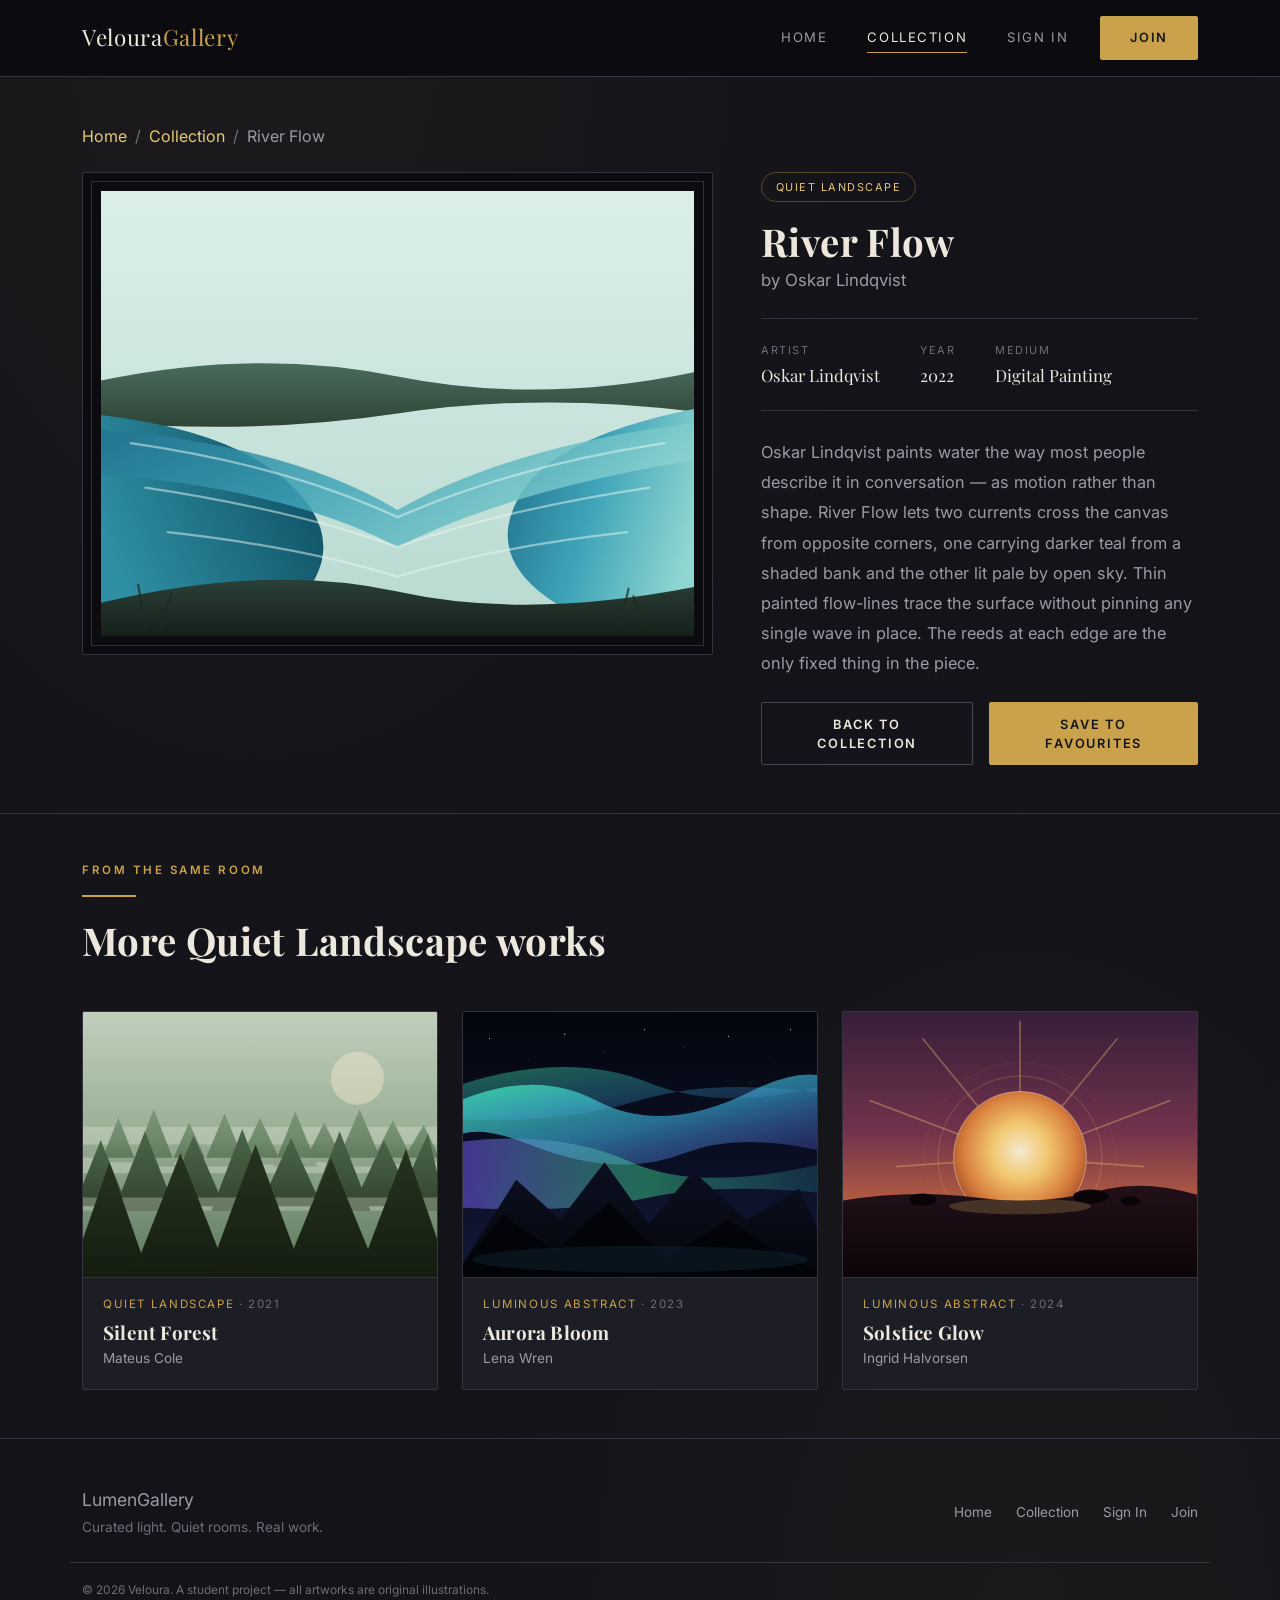
<file: art4.html>
<!DOCTYPE html>
<html lang="en">
<head>
  <meta charset="UTF-8">
  <meta name="viewport" content="width=device-width, initial-scale=1.0">
  <title>River Flow — Oskar Lindqvist | Veloura</title>
  <link rel="icon" href="data:,">
  <link href="https://cdn.jsdelivr.net/npm/bootstrap@5.3.3/dist/css/bootstrap.min.css" rel="stylesheet">
  <link href="https://fonts.googleapis.com/css2?family=Playfair+Display:ital,wght@0,600;0,700;1,600&family=Inter:wght@400;500;600;700&display=swap" rel="stylesheet">
  <link href="styles.css" rel="stylesheet">
  <style>body { padding-top: 76px; }</style>
</head>
<body>

  <!-- Navbar -->
  <nav class="navbar navbar-expand-lg gallery-navbar fixed-top py-3">
    <div class="container">
      <a class="navbar-brand" href="gallery.html">Veloura<span>Gallery</span></a>
      <button class="navbar-toggler" type="button" data-bs-toggle="collapse" data-bs-target="#navMain">
        <span class="navbar-toggler-icon"></span>
      </button>
      <div class="collapse navbar-collapse" id="navMain">
        <ul class="navbar-nav ms-auto align-items-lg-center gap-lg-2">
          <li class="nav-item"><a class="nav-link" href="gallery.html">Home</a></li>
          <li class="nav-item"><a class="nav-link active" href="art-display.html">Collection</a></li>
          <li class="nav-item"><a class="nav-link" href="index.html">Sign In</a></li>
          <li class="nav-item ms-lg-2"><a class="btn btn-gold btn-sm" href="signup.html">Join</a></li>
        </ul>
      </div>
    </div>
  </nav>

  <div class="container py-5">
    <nav aria-label="breadcrumb" class="reveal is-visible mb-4">
      <ol class="breadcrumb" style="--bs-breadcrumb-divider-color: var(--text-faint);">
        <li class="breadcrumb-item"><a href="gallery.html">Home</a></li>
        <li class="breadcrumb-item"><a href="art-display.html">Collection</a></li>
        <li class="breadcrumb-item active text-muted-gallery" aria-current="page">River Flow</li>
      </ol>
    </nav>

    <div class="row g-5">
      <div class="col-lg-7 reveal is-visible">
        <div class="detail-media">
          <img src="river.svg" alt="River Flow — abstract flowing ribbons of blue and teal water">
        </div>
      </div>

      <div class="col-lg-5 reveal is-visible">
        <span class="badge-category">Quiet Landscape</span>
        <h1 class="display-font mb-1" style="font-size:2.4rem;">River Flow</h1>
        <p class="text-muted-gallery mb-4" style="font-size:1.05rem;">by Oskar Lindqvist</p>

        <div class="detail-meta-row">
          <div class="meta-item">
            <div class="label">Artist</div>
            <div class="value">Oskar Lindqvist</div>
          </div>
          <div class="meta-item">
            <div class="label">Year</div>
            <div class="value">2022</div>
          </div>
          <div class="meta-item">
            <div class="label">Medium</div>
            <div class="value">Digital Painting</div>
          </div>
        </div>

        <p class="detail-desc">Oskar Lindqvist paints water the way most people describe it in conversation — as motion rather than shape. River Flow lets two currents cross the canvas from opposite corners, one carrying darker teal from a shaded bank and the other lit pale by open sky. Thin painted flow-lines trace the surface without pinning any single wave in place. The reeds at each edge are the only fixed thing in the piece.</p>

        <div class="d-flex gap-3 mt-4">
          <a href="art-display.html" class="btn btn-outline-gold">Back to Collection</a>
          <a href="signup.html" class="btn btn-gold">Save to Favourites</a>
        </div>
      </div>
    </div>
  </div>

  <!-- Similar works -->
  <section class="py-5" style="border-top:1px solid var(--frame);">
    <div class="container">
      <div class="section-head reveal">
        <p class="eyebrow">From the Same Room</p>
        <div class="divider-gold"></div>
        <h2>More Quiet Landscape works</h2>
      </div>
      <div class="row g-4">

        <div class="col-md-4 reveal">
          <a href="art2.html" class="stretched-link-wrap">
            <div class="frame-card">
              <div class="frame-media"><img src="forest.svg" alt="Silent Forest"></div>
              <div class="placard">
                <p class="art-meta">Quiet Landscape <span>· 2021</span></p>
                <h3 class="art-title">Silent Forest</h3>
                <p class="text-muted-gallery mb-0" style="font-size:0.85rem;">Mateus Cole</p>
              </div>
            </div>
          </a>
        </div>

        <div class="col-md-4 reveal">
          <a href="art1.html" class="stretched-link-wrap">
            <div class="frame-card">
              <div class="frame-media"><img src="aurora.svg" alt="Aurora Bloom"></div>
              <div class="placard">
                <p class="art-meta">Luminous Abstract <span>· 2023</span></p>
                <h3 class="art-title">Aurora Bloom</h3>
                <p class="text-muted-gallery mb-0" style="font-size:0.85rem;">Lena Wren</p>
              </div>
            </div>
          </a>
        </div>

        <div class="col-md-4 reveal">
          <a href="art5.html" class="stretched-link-wrap">
            <div class="frame-card">
              <div class="frame-media"><img src="solstice.svg" alt="Solstice Glow"></div>
              <div class="placard">
                <p class="art-meta">Luminous Abstract <span>· 2024</span></p>
                <h3 class="art-title">Solstice Glow</h3>
                <p class="text-muted-gallery mb-0" style="font-size:0.85rem;">Ingrid Halvorsen</p>
              </div>
            </div>
          </a>
        </div>

      </div>
    </div>
  </section>

  <!-- Footer -->
  <footer class="gallery-footer">
    <div class="container d-flex flex-column flex-md-row justify-content-between align-items-center gap-3">
      <div>
        <a href="gallery.html" class="navbar-brand" style="font-size:1.1rem;">Lumen<span>Gallery</span></a>
        <p class="mb-0 mt-1">Curated light. Quiet rooms. Real work.</p>
      </div>
      <div class="d-flex gap-4 flex-wrap">
        <a href="gallery.html">Home</a>
        <a href="art-display.html">Collection</a>
        <a href="index.html">Sign In</a>
        <a href="signup.html">Join</a>
      </div>
    </div>
    <div class="container mt-4 pt-3" style="border-top:1px solid var(--frame);">
      <small>&copy; 2026 Veloura. A student project — all artworks are original illustrations.</small>
    </div>
  </footer>

  <script src="https://cdn.jsdelivr.net/npm/bootstrap@5.3.3/dist/js/bootstrap.bundle.min.js"></script>
  <script>
    document.addEventListener('DOMContentLoaded', function () {
      const items = document.querySelectorAll('.reveal:not(.is-visible)');
      const obs = new IntersectionObserver((entries) => {
        entries.forEach(e => {
          if (e.isIntersecting) { e.target.classList.add('is-visible'); obs.unobserve(e.target); }
        });
      }, { threshold: 0.15 });
      items.forEach(i => obs.observe(i));
    });
  </script>
</body>
</html>
</file>
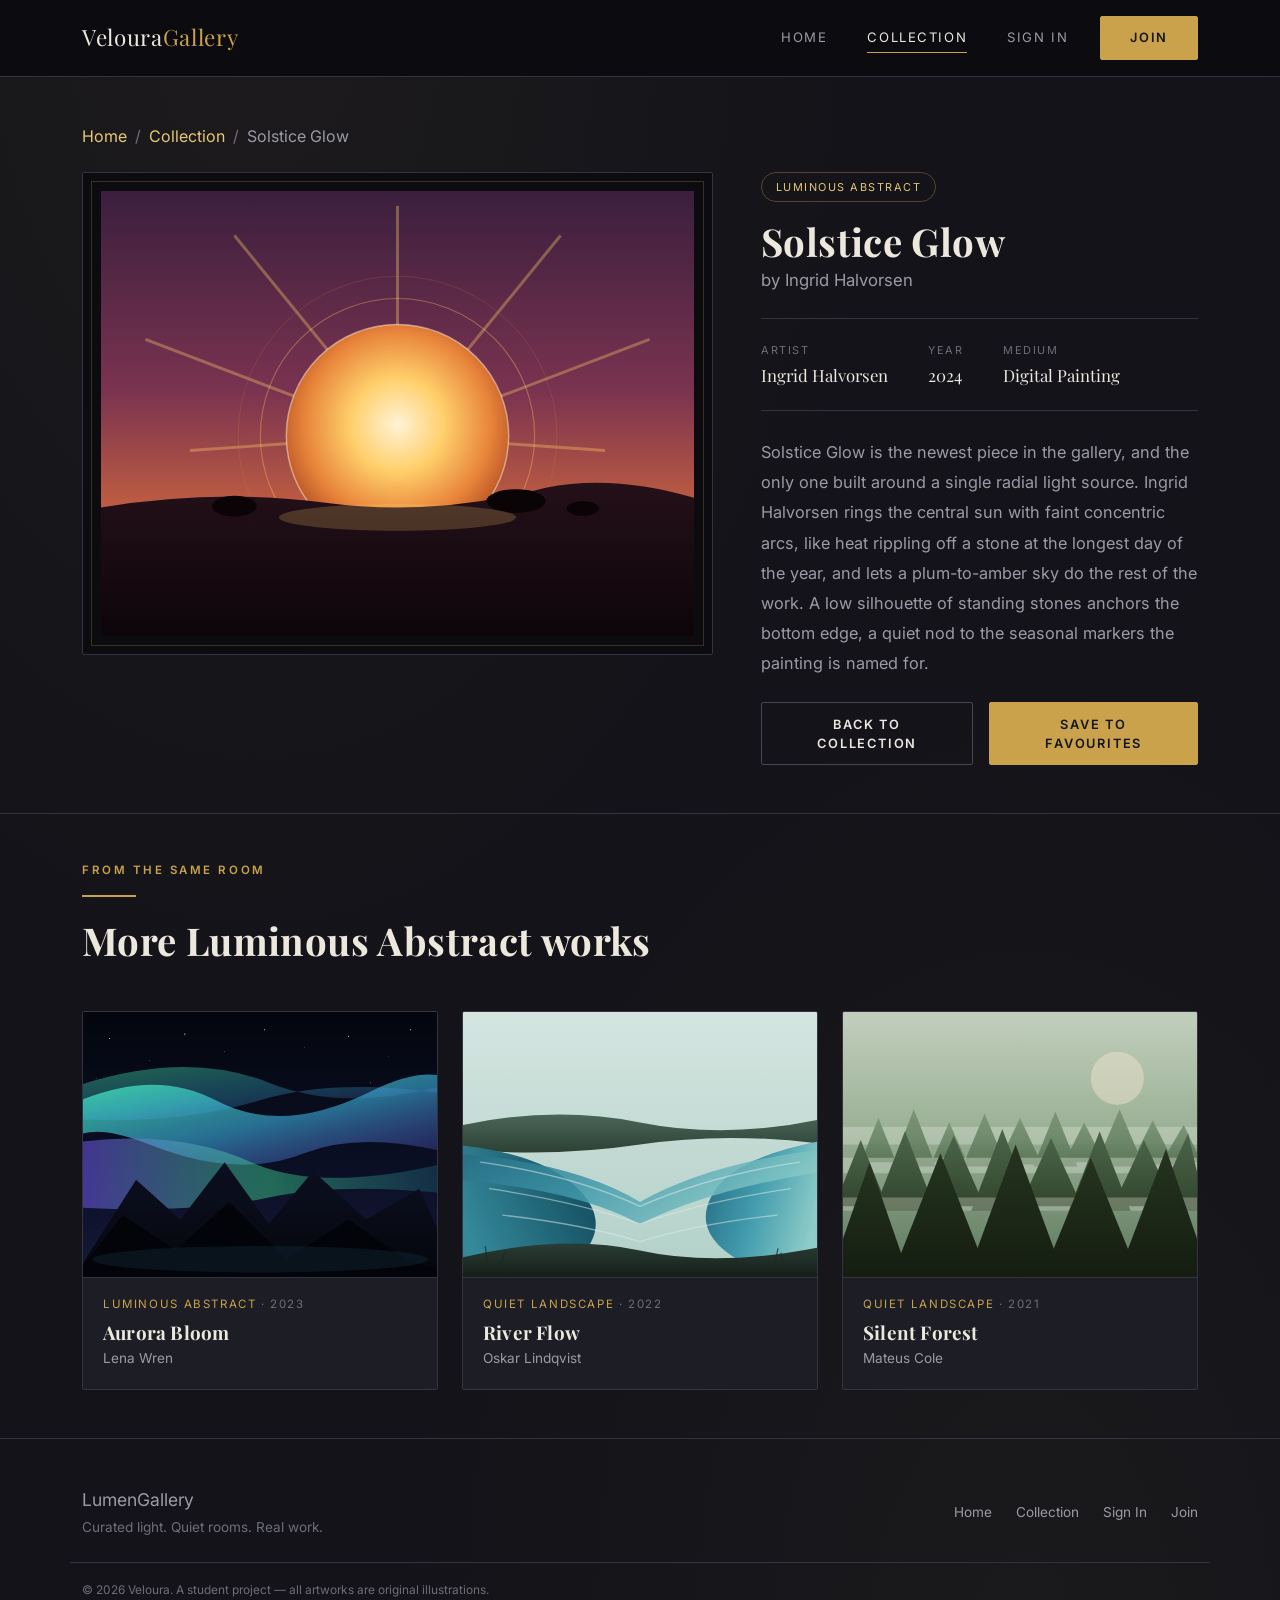
<file: art5.html>
<!DOCTYPE html>
<html lang="en">
<head>
  <meta charset="UTF-8">
  <meta name="viewport" content="width=device-width, initial-scale=1.0">
  <title>Solstice Glow — Ingrid Halvorsen | Veloura</title>
  <link rel="icon" href="data:,">
  <link href="https://cdn.jsdelivr.net/npm/bootstrap@5.3.3/dist/css/bootstrap.min.css" rel="stylesheet">
  <link href="https://fonts.googleapis.com/css2?family=Playfair+Display:ital,wght@0,600;0,700;1,600&family=Inter:wght@400;500;600;700&display=swap" rel="stylesheet">
  <link href="styles.css" rel="stylesheet">
  <style>body { padding-top: 76px; }</style>
</head>
<body>

  <!-- Navbar -->
  <nav class="navbar navbar-expand-lg gallery-navbar fixed-top py-3">
    <div class="container">
      <a class="navbar-brand" href="gallery.html">Veloura<span>Gallery</span></a>
      <button class="navbar-toggler" type="button" data-bs-toggle="collapse" data-bs-target="#navMain">
        <span class="navbar-toggler-icon"></span>
      </button>
      <div class="collapse navbar-collapse" id="navMain">
        <ul class="navbar-nav ms-auto align-items-lg-center gap-lg-2">
          <li class="nav-item"><a class="nav-link" href="gallery.html">Home</a></li>
          <li class="nav-item"><a class="nav-link active" href="art-display.html">Collection</a></li>
          <li class="nav-item"><a class="nav-link" href="index.html">Sign In</a></li>
          <li class="nav-item ms-lg-2"><a class="btn btn-gold btn-sm" href="signup.html">Join</a></li>
        </ul>
      </div>
    </div>
  </nav>

  <div class="container py-5">
    <nav aria-label="breadcrumb" class="reveal is-visible mb-4">
      <ol class="breadcrumb" style="--bs-breadcrumb-divider-color: var(--text-faint);">
        <li class="breadcrumb-item"><a href="gallery.html">Home</a></li>
        <li class="breadcrumb-item"><a href="art-display.html">Collection</a></li>
        <li class="breadcrumb-item active text-muted-gallery" aria-current="page">Solstice Glow</li>
      </ol>
    </nav>

    <div class="row g-5">
      <div class="col-lg-7 reveal is-visible">
        <div class="detail-media">
          <img src="solstice.svg" alt="Solstice Glow — a radiant sun burst over a dark horizon in warm gold and orange">
        </div>
      </div>

      <div class="col-lg-5 reveal is-visible">
        <span class="badge-category">Luminous Abstract</span>
        <h1 class="display-font mb-1" style="font-size:2.4rem;">Solstice Glow</h1>
        <p class="text-muted-gallery mb-4" style="font-size:1.05rem;">by Ingrid Halvorsen</p>

        <div class="detail-meta-row">
          <div class="meta-item">
            <div class="label">Artist</div>
            <div class="value">Ingrid Halvorsen</div>
          </div>
          <div class="meta-item">
            <div class="label">Year</div>
            <div class="value">2024</div>
          </div>
          <div class="meta-item">
            <div class="label">Medium</div>
            <div class="value">Digital Painting</div>
          </div>
        </div>

        <p class="detail-desc">Solstice Glow is the newest piece in the gallery, and the only one built around a single radial light source. Ingrid Halvorsen rings the central sun with faint concentric arcs, like heat rippling off a stone at the longest day of the year, and lets a plum-to-amber sky do the rest of the work. A low silhouette of standing stones anchors the bottom edge, a quiet nod to the seasonal markers the painting is named for.</p>

        <div class="d-flex gap-3 mt-4">
          <a href="art-display.html" class="btn btn-outline-gold">Back to Collection</a>
          <a href="signup.html" class="btn btn-gold">Save to Favourites</a>
        </div>
      </div>
    </div>
  </div>

  <!-- Similar works -->
  <section class="py-5" style="border-top:1px solid var(--frame);">
    <div class="container">
      <div class="section-head reveal">
        <p class="eyebrow">From the Same Room</p>
        <div class="divider-gold"></div>
        <h2>More Luminous Abstract works</h2>
      </div>
      <div class="row g-4">

        <div class="col-md-4 reveal">
          <a href="art1.html" class="stretched-link-wrap">
            <div class="frame-card">
              <div class="frame-media"><img src="aurora.svg" alt="Aurora Bloom"></div>
              <div class="placard">
                <p class="art-meta">Luminous Abstract <span>· 2023</span></p>
                <h3 class="art-title">Aurora Bloom</h3>
                <p class="text-muted-gallery mb-0" style="font-size:0.85rem;">Lena Wren</p>
              </div>
            </div>
          </a>
        </div>

        <div class="col-md-4 reveal">
          <a href="art4.html" class="stretched-link-wrap">
            <div class="frame-card">
              <div class="frame-media"><img src="river.svg" alt="River Flow"></div>
              <div class="placard">
                <p class="art-meta">Quiet Landscape <span>· 2022</span></p>
                <h3 class="art-title">River Flow</h3>
                <p class="text-muted-gallery mb-0" style="font-size:0.85rem;">Oskar Lindqvist</p>
              </div>
            </div>
          </a>
        </div>

        <div class="col-md-4 reveal">
          <a href="art2.html" class="stretched-link-wrap">
            <div class="frame-card">
              <div class="frame-media"><img src="forest.svg" alt="Silent Forest"></div>
              <div class="placard">
                <p class="art-meta">Quiet Landscape <span>· 2021</span></p>
                <h3 class="art-title">Silent Forest</h3>
                <p class="text-muted-gallery mb-0" style="font-size:0.85rem;">Mateus Cole</p>
              </div>
            </div>
          </a>
        </div>

      </div>
    </div>
  </section>

  <!-- Footer -->
  <footer class="gallery-footer">
    <div class="container d-flex flex-column flex-md-row justify-content-between align-items-center gap-3">
      <div>
        <a href="gallery.html" class="navbar-brand" style="font-size:1.1rem;">Lumen<span>Gallery</span></a>
        <p class="mb-0 mt-1">Curated light. Quiet rooms. Real work.</p>
      </div>
      <div class="d-flex gap-4 flex-wrap">
        <a href="gallery.html">Home</a>
        <a href="art-display.html">Collection</a>
        <a href="index.html">Sign In</a>
        <a href="signup.html">Join</a>
      </div>
    </div>
    <div class="container mt-4 pt-3" style="border-top:1px solid var(--frame);">
      <small>&copy; 2026 Veloura. A student project — all artworks are original illustrations.</small>
    </div>
  </footer>

  <script src="https://cdn.jsdelivr.net/npm/bootstrap@5.3.3/dist/js/bootstrap.bundle.min.js"></script>
  <script>
    document.addEventListener('DOMContentLoaded', function () {
      const items = document.querySelectorAll('.reveal:not(.is-visible)');
      const obs = new IntersectionObserver((entries) => {
        entries.forEach(e => {
          if (e.isIntersecting) { e.target.classList.add('is-visible'); obs.unobserve(e.target); }
        });
      }, { threshold: 0.15 });
      items.forEach(i => obs.observe(i));
    });
  </script>
</body>
</html>
</file>
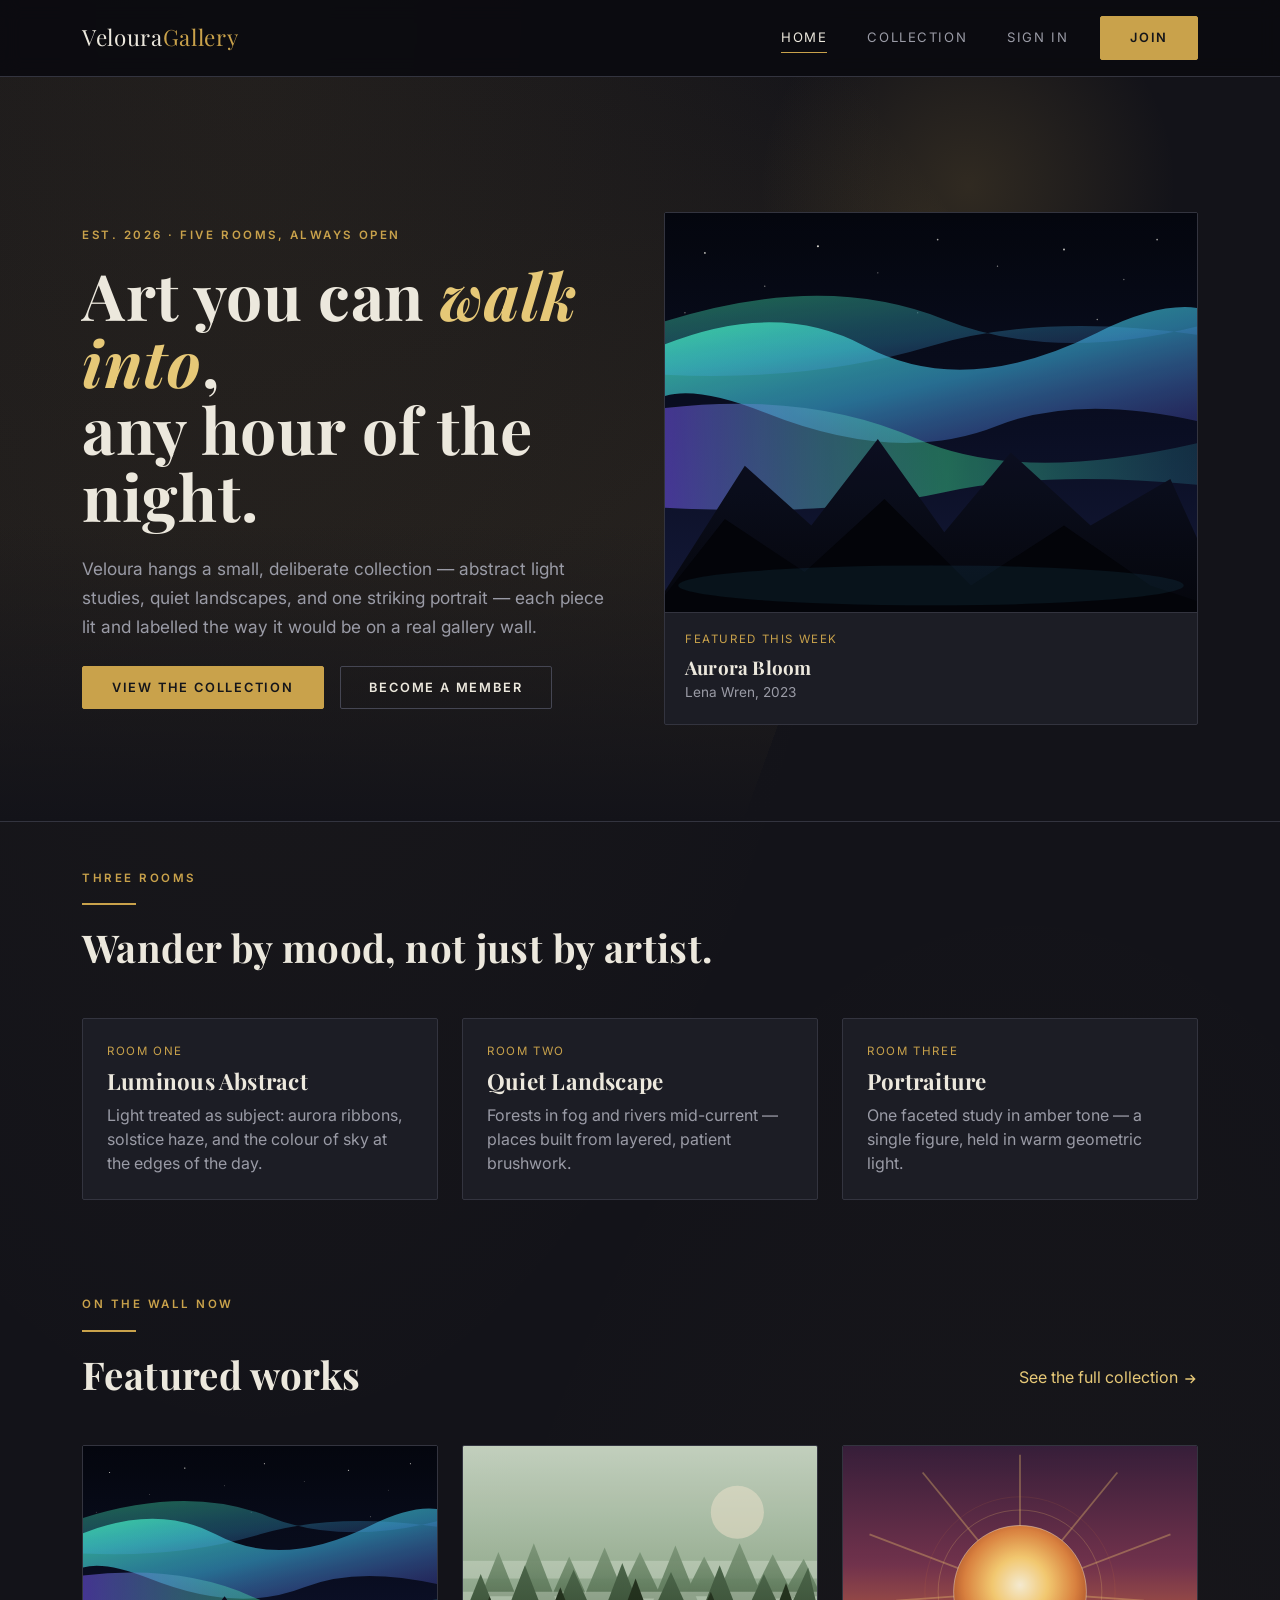
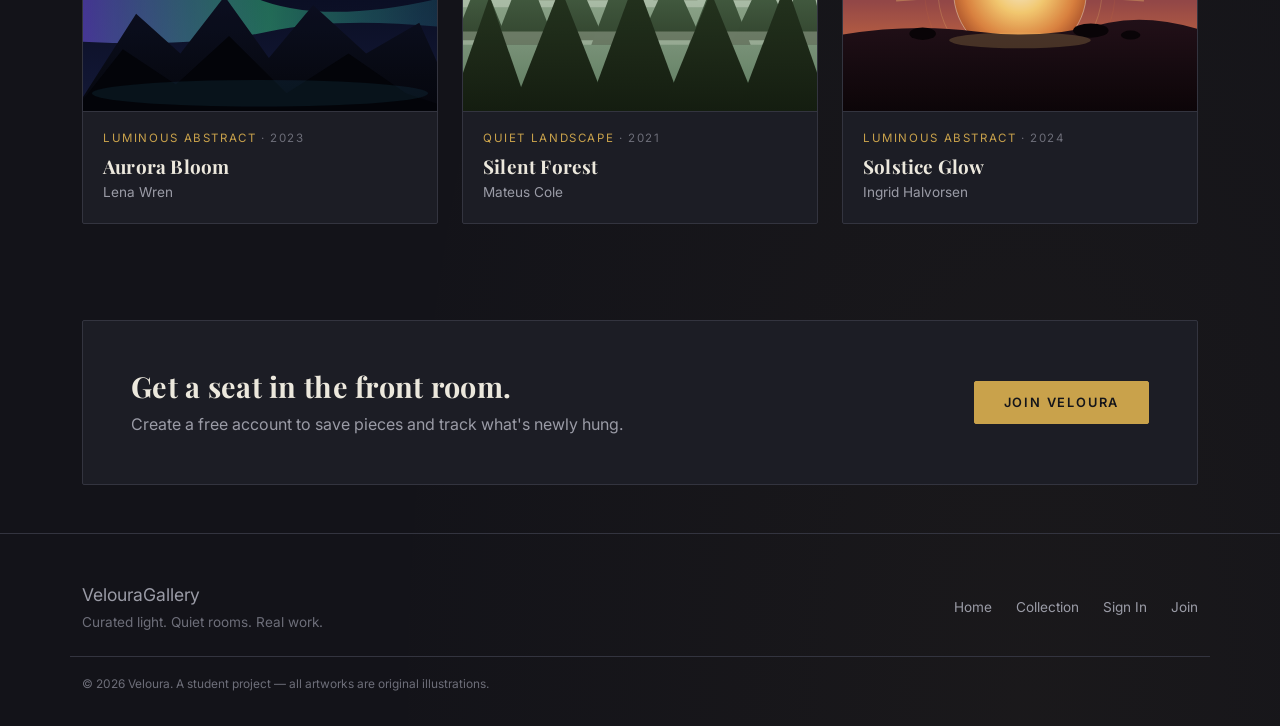
<file: gallery.html>
<!DOCTYPE html>
<html lang="en">
<head>
  <meta charset="UTF-8">
  <meta name="viewport" content="width=device-width, initial-scale=1.0">
  <title>Veloura — Contemporary Works, Quietly Lit</title>
  <link rel="icon" href="data:,">
  <link href="https://cdn.jsdelivr.net/npm/bootstrap@5.3.3/dist/css/bootstrap.min.css" rel="stylesheet">
  <link href="https://fonts.googleapis.com/css2?family=Playfair+Display:ital,wght@0,600;0,700;1,600&family=Inter:wght@400;500;600;700&display=swap" rel="stylesheet">
  <link href="styles.css" rel="stylesheet">
  <style>body { padding-top: 76px; }</style>
</head>
<body>

  <!-- Navbar -->
  <nav class="navbar navbar-expand-lg gallery-navbar fixed-top py-3">
    <div class="container">
      <a class="navbar-brand" href="gallery.html">Veloura<span>Gallery</span></a>
      <button class="navbar-toggler" type="button" data-bs-toggle="collapse" data-bs-target="#navMain">
        <span class="navbar-toggler-icon"></span>
      </button>
      <div class="collapse navbar-collapse" id="navMain">
        <ul class="navbar-nav ms-auto align-items-lg-center gap-lg-2">
          <li class="nav-item"><a class="nav-link active" href="gallery.html">Home</a></li>
          <li class="nav-item"><a class="nav-link" href="art-display.html">Collection</a></li>
          <li class="nav-item"><a class="nav-link" href="index.html">Sign In</a></li>
          <li class="nav-item ms-lg-2"><a class="btn btn-gold btn-sm" href="signup.html">Join</a></li>
        </ul>
      </div>
    </div>
  </nav>

  <!-- Hero -->
  <header class="hero position-relative">
    <div class="spotlight" style="top:-100px; right:8%;"></div>
    <div class="container position-relative">
      <div class="row align-items-center g-5">
        <div class="col-lg-6 reveal">
          <p class="eyebrow mb-3">Est. 2026 · Five rooms, always open</p>
          <h1 class="hero-title mb-4">Art you can <em>walk into</em>,<br>any hour of the night.</h1>
          <p class="hero-lede mb-4">Veloura hangs a small, deliberate collection — abstract light studies, quiet landscapes, and one striking portrait — each piece lit and labelled the way it would be on a real gallery wall.</p>
          <div class="d-flex flex-wrap gap-3">
            <a href="art-display.html" class="btn btn-gold">View the Collection</a>
            <a href="signup.html" class="btn btn-outline-gold">Become a Member</a>
          </div>
        </div>
        <div class="col-lg-6 reveal">
          <div class="frame-card">
            <div class="frame-media">
              <img src="aurora.svg" alt="Aurora Bloom by Lena Wren">
            </div>
            <div class="placard">
              <p class="art-meta">Featured This Week</p>
              <h3 class="art-title">Aurora Bloom</h3>
              <p class="text-muted-gallery mb-0" style="font-size:0.85rem;">Lena Wren, 2023</p>
            </div>
          </div>
        </div>
      </div>
    </div>
  </header>

  <!-- Categories -->
  <section class="py-5 py-lg-6" id="rooms" style="padding-top:5rem; padding-bottom:2rem;">
    <div class="container">
      <div class="section-head reveal">
        <p class="eyebrow">Three Rooms</p>
        <div class="divider-gold"></div>
        <h2>Wander by mood, not just by artist.</h2>
      </div>
      <div class="row g-4">
        <div class="col-md-4 reveal">
          <div class="p-4 h-100" style="background:var(--surface); border:1px solid var(--frame); border-radius:2px;">
            <p class="small-caps-label mb-2">Room One</p>
            <h3 class="display-font mb-2" style="font-size:1.4rem;">Luminous Abstract</h3>
            <p class="text-muted-gallery mb-0">Light treated as subject: aurora ribbons, solstice haze, and the colour of sky at the edges of the day.</p>
          </div>
        </div>
        <div class="col-md-4 reveal">
          <div class="p-4 h-100" style="background:var(--surface); border:1px solid var(--frame); border-radius:2px;">
            <p class="small-caps-label mb-2">Room Two</p>
            <h3 class="display-font mb-2" style="font-size:1.4rem;">Quiet Landscape</h3>
            <p class="text-muted-gallery mb-0">Forests in fog and rivers mid-current — places built from layered, patient brushwork.</p>
          </div>
        </div>
        <div class="col-md-4 reveal">
          <div class="p-4 h-100" style="background:var(--surface); border:1px solid var(--frame); border-radius:2px;">
            <p class="small-caps-label mb-2">Room Three</p>
            <h3 class="display-font mb-2" style="font-size:1.4rem;">Portraiture</h3>
            <p class="text-muted-gallery mb-0">One faceted study in amber tone — a single figure, held in warm geometric light.</p>
          </div>
        </div>
      </div>
    </div>
  </section>

  <!-- Featured works -->
  <section class="py-5">
    <div class="container">
      <div class="section-head reveal d-flex flex-wrap justify-content-between align-items-end">
        <div>
          <p class="eyebrow">On the Wall Now</p>
          <div class="divider-gold"></div>
          <h2 class="mb-0">Featured works</h2>
        </div>
        <a href="art-display.html" class="art-link mb-2">See the full collection
          <svg width="16" height="16" fill="none" stroke="currentColor" stroke-width="2" viewBox="0 0 24 24"><path d="M5 12h14M13 6l6 6-6 6"/></svg>
        </a>
      </div>

      <div class="row g-4">

        <div class="col-md-6 col-lg-4 reveal">
          <a href="art1.html" class="stretched-link-wrap">
            <div class="frame-card">
              <div class="frame-media"><img src="aurora.svg" alt="Aurora Bloom"></div>
              <div class="placard">
                <p class="art-meta">Luminous Abstract <span>· 2023</span></p>
                <h3 class="art-title">Aurora Bloom</h3>
                <p class="text-muted-gallery mb-0" style="font-size:0.85rem;">Lena Wren</p>
              </div>
            </div>
          </a>
        </div>

        <div class="col-md-6 col-lg-4 reveal">
          <a href="art2.html" class="stretched-link-wrap">
            <div class="frame-card">
              <div class="frame-media"><img src="forest.svg" alt="Silent Forest"></div>
              <div class="placard">
                <p class="art-meta">Quiet Landscape <span>· 2021</span></p>
                <h3 class="art-title">Silent Forest</h3>
                <p class="text-muted-gallery mb-0" style="font-size:0.85rem;">Mateus Cole</p>
              </div>
            </div>
          </a>
        </div>

        <div class="col-md-6 col-lg-4 reveal">
          <a href="art5.html" class="stretched-link-wrap">
            <div class="frame-card">
              <div class="frame-media"><img src="solstice.svg" alt="Solstice Glow"></div>
              <div class="placard">
                <p class="art-meta">Luminous Abstract <span>· 2024</span></p>
                <h3 class="art-title">Solstice Glow</h3>
                <p class="text-muted-gallery mb-0" style="font-size:0.85rem;">Ingrid Halvorsen</p>
              </div>
            </div>
          </a>
        </div>

      </div>
    </div>
  </section>

  <!-- CTA band -->
  <section class="py-5">
    <div class="container">
      <div class="reveal d-flex flex-column flex-md-row justify-content-between align-items-md-center gap-4 p-5" style="background:var(--surface); border:1px solid var(--frame); border-radius:2px;">
        <div>
          <h2 class="mb-2" style="font-size:1.8rem;">Get a seat in the front room.</h2>
          <p class="text-muted-gallery mb-0">Create a free account to save pieces and track what's newly hung.</p>
        </div>
        <a href="signup.html" class="btn btn-gold text-nowrap">Join Veloura</a>
      </div>
    </div>
  </section>

  <!-- Footer -->
  <footer class="gallery-footer">
    <div class="container d-flex flex-column flex-md-row justify-content-between align-items-center gap-3">
      <div>
        <a href="gallery.html" class="navbar-brand" style="font-size:1.1rem;">Veloura<span>Gallery</span></a>
        <p class="mb-0 mt-1">Curated light. Quiet rooms. Real work.</p>
      </div>
      <div class="d-flex gap-4 flex-wrap">
        <a href="gallery.html">Home</a>
        <a href="art-display.html">Collection</a>
        <a href="index.html">Sign In</a>
        <a href="signup.html">Join</a>
      </div>
    </div>
    <div class="container mt-4 pt-3" style="border-top:1px solid var(--frame);">
      <small>&copy; 2026 Veloura. A student project — all artworks are original illustrations.</small>
    </div>
  </footer>

  <script src="https://cdn.jsdelivr.net/npm/bootstrap@5.3.3/dist/js/bootstrap.bundle.min.js"></script>
  <script>
    document.addEventListener('DOMContentLoaded', function () {
      const items = document.querySelectorAll('.reveal:not(.is-visible)');
      const obs = new IntersectionObserver((entries) => {
        entries.forEach(e => {
          if (e.isIntersecting) { e.target.classList.add('is-visible'); obs.unobserve(e.target); }
        });
      }, { threshold: 0.15 });
      items.forEach(i => obs.observe(i));
    });
  </script>
</body>
</html>
</file>
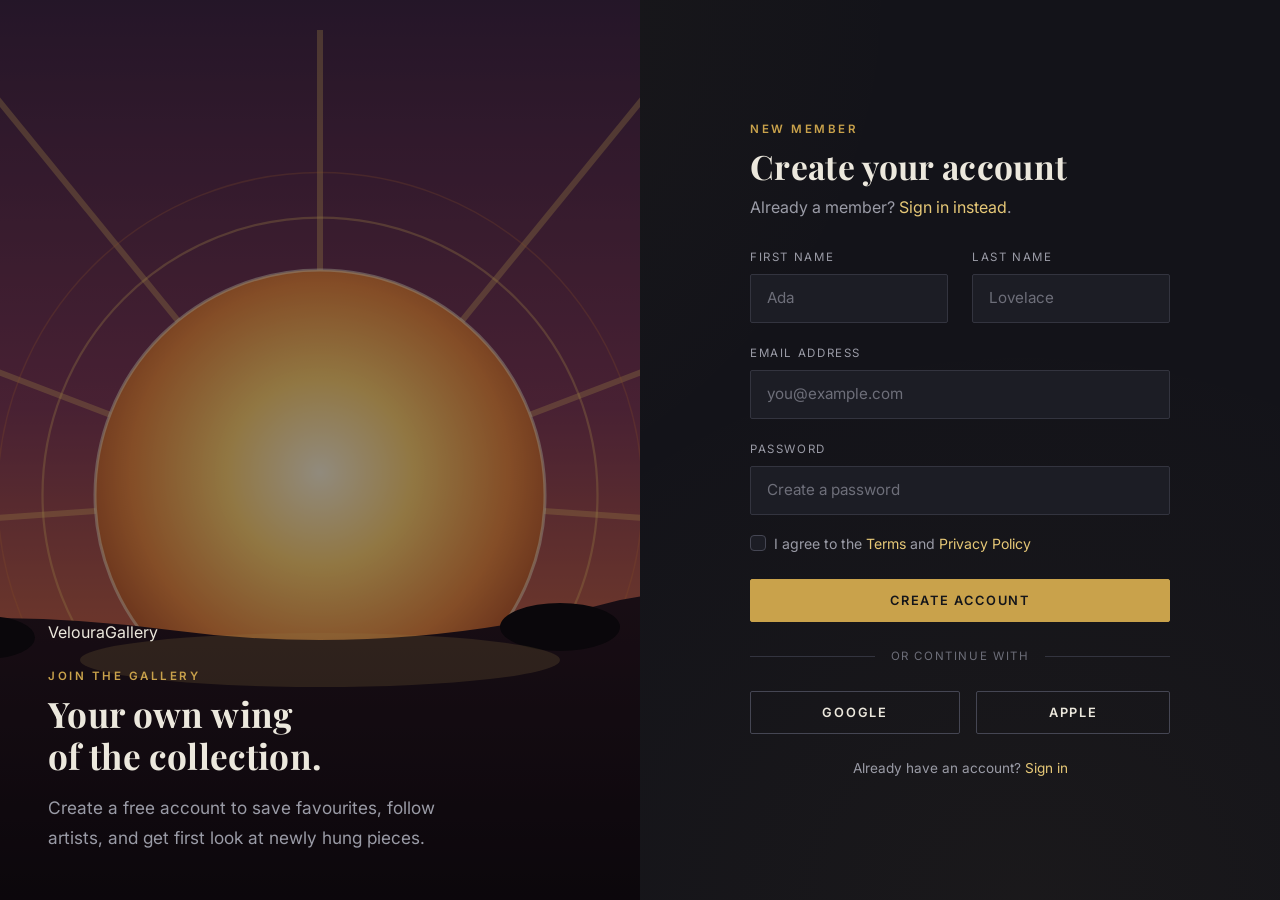
<file: signup.html>
<!DOCTYPE html>
<html lang="en">
<head>
  <meta charset="UTF-8">
  <meta name="viewport" content="width=device-width, initial-scale=1.0">
  <title>Create Account — Veloura</title>
  <link rel="icon" href="data:,">
  <link href="https://cdn.jsdelivr.net/npm/bootstrap@5.3.3/dist/css/bootstrap.min.css" rel="stylesheet">
  <link href="https://fonts.googleapis.com/css2?family=Playfair+Display:ital,wght@0,600;0,700;1,600&family=Inter:wght@400;500;600;700&display=swap" rel="stylesheet">
  <link href="styles.css" rel="stylesheet">
</head>
<body>

  <div class="auth-wrap">
    <div class="row g-0 w-100">

      <!-- Visual side -->
      <div class="col-lg-6 d-none d-lg-flex auth-visual">
        <img src="solstice.svg" alt="Solstice Glow artwork">
        <div class="auth-visual-content">
          <a href="gallery.html" class="navbar-brand mb-4 d-inline-block">Veloura<span>Gallery</span></a>
          <p class="eyebrow mb-2">Join the gallery</p>
          <h2 class="display-font mb-3" style="font-size: 2.2rem;">Your own wing<br>of the collection.</h2>
          <p class="hero-lede mb-0" style="max-width: 26rem;">Create a free account to save favourites, follow artists, and get first look at newly hung pieces.</p>
        </div>
      </div>

      <!-- Form side -->
      <div class="col-lg-6 auth-form-side">
        <div class="auth-card reveal is-visible">
          <a href="gallery.html" class="navbar-brand d-inline-block d-lg-none mb-4">Veloura<span>Gallery</span></a>
          <p class="eyebrow mb-2">New Member</p>
          <h1 class="display-font mb-2" style="font-size: 2.1rem;">Create your account</h1>
          <p class="text-muted-gallery mb-4">Already a member? <a href="index.html">Sign in instead</a>.</p>

          <form id="signupForm" novalidate>
            <div class="row">
              <div class="col-sm-6 mb-3">
                <label for="firstName" class="form-label">First name</label>
                <input type="text" class="form-control" id="firstName" placeholder="Ada" required>
              </div>
              <div class="col-sm-6 mb-3">
                <label for="lastName" class="form-label">Last name</label>
                <input type="text" class="form-control" id="lastName" placeholder="Lovelace" required>
              </div>
            </div>
            <div class="mb-3">
              <label for="signupEmail" class="form-label">Email address</label>
              <input type="email" class="form-control" id="signupEmail" placeholder="you@example.com" required>
            </div>
            <div class="mb-3">
              <label for="signupPassword" class="form-label">Password</label>
              <input type="password" class="form-control" id="signupPassword" placeholder="Create a password" required>
            </div>
            <div class="mb-4">
              <div class="form-check">
                <input class="form-check-input" type="checkbox" id="agreeTerms" required>
                <label class="form-check-label" for="agreeTerms">
                  I agree to the <a href="#">Terms</a> and <a href="#">Privacy Policy</a>
                </label>
              </div>
            </div>
            <button type="submit" class="btn btn-gold w-100">Create Account</button>
            <p id="signupMessage" class="mt-3 mb-0 small d-none"></p>
          </form>

          <div class="divider-or">or continue with</div>

          <div class="d-flex gap-3">
            <button type="button" class="btn btn-outline-gold flex-fill">Google</button>
            <button type="button" class="btn btn-outline-gold flex-fill">Apple</button>
          </div>

          <p class="text-center text-muted-gallery mt-4 mb-0" style="font-size:0.85rem;">
            Already have an account? <a href="index.html">Sign in</a>
          </p>
        </div>
      </div>

    </div>
  </div>

  <script src="https://cdn.jsdelivr.net/npm/bootstrap@5.3.3/dist/js/bootstrap.bundle.min.js"></script>
  <script>
    const signupForm = document.getElementById('signupForm');
    const firstName = document.getElementById('firstName');
    const lastName = document.getElementById('lastName');
    const signupEmail = document.getElementById('signupEmail');
    const signupPassword = document.getElementById('signupPassword');
    const agreeTerms = document.getElementById('agreeTerms');
    const signupMessage = document.getElementById('signupMessage');
    const storageKey = 'lumenGalleryAccounts';
    const userKey = 'lumenGalleryCurrentUser';

    function showMessage(element, message, isError) {
      element.textContent = message;
      element.classList.remove('d-none', 'text-danger', 'text-success');
      element.classList.add(isError ? 'text-danger' : 'text-success');
    }

    if (signupForm) {
      signupForm.addEventListener('submit', function (event) {
        event.preventDefault();

        const first = firstName.value.trim();
        const last = lastName.value.trim();
        const email = signupEmail.value.trim().toLowerCase();
        const password = signupPassword.value.trim();

        if (!first || !last || !email || !password) {
          showMessage(signupMessage, 'Please fill in every field before creating your account.', true);
          return;
        }

        if (!agreeTerms.checked) {
          showMessage(signupMessage, 'Please agree to the Terms and Privacy Policy to continue.', true);
          return;
        }

        const accounts = JSON.parse(localStorage.getItem(storageKey) || '[]');
        const alreadyExists = accounts.some(function (account) {
          return account.email === email;
        });

        if (alreadyExists) {
          showMessage(signupMessage, 'An account with that email already exists. Sign in instead.', true);
          return;
        }

        accounts.push({
          firstName: first,
          lastName: last,
          email: email,
          password: password
        });

        localStorage.setItem(storageKey, JSON.stringify(accounts));
        localStorage.setItem(userKey, JSON.stringify({
          email: email,
          name: first + ' ' + last
        }));

        window.location.href = 'gallery.html';
      });
    }
  </script>
</body>
</html>
</file>
<file: styles.css>
/* =========================================================
   LUMEN GALLERY — shared stylesheet
   A midnight museum-wall aesthetic: charcoal walls, brass
   track-lighting accents, framed artwork, placard typography.
   ========================================================= */

:root {
  --wall: #131319;
  --wall-deep: #0b0b10;
  --surface: #1c1d25;
  --surface-alt: #24252f;
  --frame: #33343f;
  --frame-light: #454653;
  --gold: #c9a24b;
  --gold-bright: #e6c877;
  --gold-dim: rgba(201, 162, 75, 0.35);
  --text: #ece8dd;
  --text-muted: #9a9ba6;
  --text-faint: #6d6e79;
  --serif: "Playfair Display", "Georgia", serif;
  --sans: "Inter", "Helvetica Neue", Arial, sans-serif;
  --radius: 2px;
  --transition: 220ms cubic-bezier(0.4, 0, 0.2, 1);
}

* {
  box-sizing: border-box;
}

html {
  scroll-behavior: smooth;
}

body {
  background-color: var(--wall);
  background-image:
    radial-gradient(ellipse at 20% 0%, rgba(201, 162, 75, 0.05) 0%, transparent 45%),
    radial-gradient(ellipse at 80% 100%, rgba(201, 162, 75, 0.04) 0%, transparent 45%);
  color: var(--text);
  font-family: var(--sans);
  font-weight: 400;
  min-height: 100vh;
}

h1, h2, h3, h4, .display-font {
  font-family: var(--serif);
  font-weight: 700;
  letter-spacing: 0.01em;
  color: var(--text);
}

a {
  color: var(--gold-bright);
  text-decoration: none;
  transition: color var(--transition);
}

a:hover {
  color: var(--gold);
}

.eyebrow {
  font-family: var(--sans);
  font-size: 0.72rem;
  letter-spacing: 0.22em;
  text-transform: uppercase;
  color: var(--gold);
  font-weight: 600;
}

.text-muted-gallery {
  color: var(--text-muted) !important;
}

/* ---------- Reveal animation ---------- */
.reveal {
  opacity: 0;
  transform: translateY(18px);
  transition: opacity 700ms ease, transform 700ms ease;
}

.reveal.is-visible {
  opacity: 1;
  transform: translateY(0);
}

@media (prefers-reduced-motion: reduce) {
  .reveal {
    opacity: 1;
    transform: none;
    transition: none;
  }
  html {
    scroll-behavior: auto;
  }
}

/* ---------- Navbar ---------- */
.gallery-navbar {
  background-color: rgba(11, 11, 16, 0.92);
  backdrop-filter: blur(10px);
  border-bottom: 1px solid var(--frame);
}

.gallery-navbar .navbar-brand {
  font-family: var(--serif);
  font-size: 1.4rem;
  letter-spacing: 0.03em;
  color: var(--text);
}

.gallery-navbar .navbar-brand span {
  color: var(--gold);
}

.gallery-navbar .nav-link {
  font-size: 0.82rem;
  letter-spacing: 0.12em;
  text-transform: uppercase;
  color: var(--text-muted);
  padding: 0.5rem 1rem !important;
  position: relative;
}

.gallery-navbar .nav-link:hover,
.gallery-navbar .nav-link.active {
  color: var(--text);
}

.gallery-navbar .nav-link.active::after {
  content: "";
  position: absolute;
  left: 1rem;
  right: 1rem;
  bottom: 0.15rem;
  height: 1px;
  background: var(--gold);
}

.navbar-toggler {
  border-color: var(--frame) !important;
}

/* ---------- Buttons ---------- */
.btn-gold {
  background-color: var(--gold);
  border: 1px solid var(--gold);
  color: #14151a;
  font-family: var(--sans);
  font-size: 0.8rem;
  letter-spacing: 0.14em;
  text-transform: uppercase;
  font-weight: 600;
  padding: 0.7rem 1.8rem;
  border-radius: var(--radius);
  transition: all var(--transition);
}

.btn-gold:hover {
  background-color: var(--gold-bright);
  border-color: var(--gold-bright);
  color: #14151a;
  transform: translateY(-1px);
  box-shadow: 0 8px 20px -6px var(--gold-dim);
}

.btn-outline-gold {
  background: transparent;
  border: 1px solid var(--frame-light);
  color: var(--text);
  font-size: 0.8rem;
  letter-spacing: 0.14em;
  text-transform: uppercase;
  font-weight: 600;
  padding: 0.7rem 1.8rem;
  border-radius: var(--radius);
  transition: all var(--transition);
}

.btn-outline-gold:hover {
  border-color: var(--gold);
  color: var(--gold-bright);
  background: rgba(201, 162, 75, 0.06);
}

/* ---------- Hero ---------- */
.hero {
  position: relative;
  padding: 8.5rem 0 6rem;
  overflow: hidden;
  border-bottom: 1px solid var(--frame);
}

.hero::before {
  content: "";
  position: absolute;
  inset: 0;
  background:
    linear-gradient(180deg, transparent 60%, var(--wall) 100%),
    conic-gradient(from 200deg at 75% 20%, rgba(201,162,75,0.10), transparent 35%);
  pointer-events: none;
}

.hero-title {
  font-size: clamp(2.6rem, 5vw, 4.4rem);
  line-height: 1.05;
}

.hero-title em {
  font-style: italic;
  color: var(--gold-bright);
}

.hero-lede {
  color: var(--text-muted);
  font-size: 1.08rem;
  max-width: 40rem;
  line-height: 1.7;
}

/* ---------- Spotlight beam decoration ---------- */
.spotlight {
  position: absolute;
  width: 420px;
  height: 420px;
  border-radius: 50%;
  background: radial-gradient(circle, rgba(201,162,75,0.16) 0%, transparent 70%);
  pointer-events: none;
  animation: drift 12s ease-in-out infinite;
}

@keyframes drift {
  0%, 100% { transform: translate(0, 0); }
  50% { transform: translate(20px, -16px); }
}

/* ---------- Section headers ---------- */
.section-head {
  margin-bottom: 3rem;
}

.section-head h2 {
  font-size: clamp(1.8rem, 3vw, 2.6rem);
}

.divider-gold {
  width: 54px;
  height: 2px;
  background: var(--gold);
  margin: 0.9rem 0 1.2rem;
}

/* ---------- Framed artwork card (signature element) ---------- */
.frame-card {
  background: var(--surface);
  border: 1px solid var(--frame);
  border-radius: var(--radius);
  overflow: hidden;
  height: 100%;
  transition: transform 380ms cubic-bezier(0.2, 0.8, 0.2, 1), box-shadow 380ms ease, border-color 380ms ease;
  position: relative;
}

.frame-card::after {
  content: "";
  position: absolute;
  inset: 0;
  box-shadow: inset 0 0 0 1px rgba(201, 162, 75, 0);
  transition: box-shadow var(--transition);
  pointer-events: none;
}

.frame-card:hover {
  transform: translateY(-8px);
  border-color: var(--gold-dim);
  box-shadow: 0 24px 40px -18px rgba(0, 0, 0, 0.65), 0 0 0 1px var(--gold-dim);
}

.frame-card:hover::after {
  box-shadow: inset 0 0 0 1px rgba(201, 162, 75, 0.25);
}

.frame-media {
  position: relative;
  aspect-ratio: 4 / 3;
  overflow: hidden;
  background: var(--wall-deep);
}

.frame-media img {
  width: 100%;
  height: 100%;
  object-fit: cover;
  display: block;
  transition: transform 600ms cubic-bezier(0.2, 0.8, 0.2, 1), filter 600ms ease;
  filter: saturate(0.92) brightness(0.96);
}

.frame-card:hover .frame-media img {
  transform: scale(1.06);
  filter: saturate(1.05) brightness(1);
}

.frame-media::before {
  content: "";
  position: absolute;
  inset: 0;
  background: linear-gradient(180deg, transparent 55%, rgba(0,0,0,0.55) 100%);
  opacity: 0;
  transition: opacity var(--transition);
}

.frame-card:hover .frame-media::before {
  opacity: 1;
}

/* placard — the museum wall tag */
.placard {
  padding: 1.1rem 1.25rem 1.3rem;
  border-top: 1px solid var(--frame);
}

.placard .art-title {
  font-family: var(--serif);
  font-size: 1.18rem;
  margin-bottom: 0.2rem;
  color: var(--text);
}

.placard .art-meta {
  font-size: 0.72rem;
  letter-spacing: 0.14em;
  text-transform: uppercase;
  color: var(--gold);
  margin-bottom: 0.55rem;
}

.placard .art-meta span {
  color: var(--text-faint);
}

.placard .art-link {
  font-size: 0.78rem;
  letter-spacing: 0.1em;
  text-transform: uppercase;
  font-weight: 600;
  color: var(--text-muted);
  display: inline-flex;
  align-items: center;
  gap: 0.4rem;
}

.placard .art-link:hover {
  color: var(--gold-bright);
}

.placard .art-link svg {
  transition: transform var(--transition);
}

.placard .art-link:hover svg {
  transform: translateX(4px);
}

.stretched-link-wrap {
  text-decoration: none;
  display: block;
  color: inherit;
}

.stretched-link-wrap:hover {
  color: inherit;
}

/* ---------- Category filter pills (art-display page) ---------- */
.filter-pill {
  background: transparent;
  border: 1px solid var(--frame);
  color: var(--text-muted);
  font-size: 0.75rem;
  letter-spacing: 0.1em;
  text-transform: uppercase;
  padding: 0.45rem 1.1rem;
  border-radius: 999px;
  transition: all var(--transition);
}

.filter-pill:hover {
  border-color: var(--gold-dim);
  color: var(--text);
}

.filter-pill.active {
  background: var(--gold);
  border-color: var(--gold);
  color: #14151a;
  font-weight: 600;
}

/* ---------- Auth pages (login / signup) ---------- */
.auth-wrap {
  min-height: 100vh;
  display: flex;
  align-items: stretch;
}

.auth-visual {
  position: relative;
  background: var(--wall-deep);
  overflow: hidden;
  display: flex;
  align-items: flex-end;
}

.auth-visual img {
  position: absolute;
  inset: 0;
  width: 100%;
  height: 100%;
  object-fit: cover;
  opacity: 0.55;
}

.auth-visual::before {
  content: "";
  position: absolute;
  inset: 0;
  background: linear-gradient(180deg, rgba(11,11,16,0.2) 0%, rgba(11,11,16,0.96) 92%);
}

.auth-visual-content {
  position: relative;
  z-index: 1;
  padding: 3rem;
}

.auth-form-side {
  display: flex;
  align-items: center;
  justify-content: center;
  padding: 3rem 1.5rem;
}

.auth-card {
  width: 100%;
  max-width: 420px;
}

.auth-card .form-label {
  font-size: 0.72rem;
  letter-spacing: 0.14em;
  text-transform: uppercase;
  color: var(--text-muted);
  margin-bottom: 0.5rem;
}

.auth-card .form-control {
  background: var(--surface);
  border: 1px solid var(--frame);
  color: var(--text);
  border-radius: var(--radius);
  padding: 0.75rem 1rem;
  font-size: 0.95rem;
}

.auth-card .form-control:focus {
  background: var(--surface);
  border-color: var(--gold);
  box-shadow: 0 0 0 3px var(--gold-dim);
  color: var(--text);
}

.auth-card .form-control::placeholder {
  color: var(--text-faint);
}

.auth-card .form-check-input {
  background-color: var(--surface);
  border-color: var(--frame-light);
}

.auth-card .form-check-input:checked {
  background-color: var(--gold);
  border-color: var(--gold);
}

.auth-card .form-check-label {
  color: var(--text-muted);
  font-size: 0.88rem;
}

.divider-or {
  display: flex;
  align-items: center;
  gap: 1rem;
  color: var(--text-faint);
  font-size: 0.72rem;
  letter-spacing: 0.14em;
  text-transform: uppercase;
  margin: 1.6rem 0;
}

.divider-or::before,
.divider-or::after {
  content: "";
  flex: 1;
  height: 1px;
  background: var(--frame);
}

/* ---------- Detail page ---------- */
.detail-media {
  background: var(--wall-deep);
  border: 1px solid var(--frame);
  border-radius: var(--radius);
  padding: 1.1rem;
  position: relative;
}

.detail-media::before {
  content: "";
  position: absolute;
  inset: 8px;
  border: 1px solid rgba(201, 162, 75, 0.25);
  pointer-events: none;
}

.detail-media img {
  width: 100%;
  display: block;
}

.detail-meta-row {
  display: flex;
  gap: 2.5rem;
  flex-wrap: wrap;
  padding: 1.4rem 0;
  border-top: 1px solid var(--frame);
  border-bottom: 1px solid var(--frame);
  margin: 1.6rem 0;
}

.detail-meta-row .meta-item .label {
  font-size: 0.68rem;
  letter-spacing: 0.14em;
  text-transform: uppercase;
  color: var(--text-faint);
  margin-bottom: 0.3rem;
}

.detail-meta-row .meta-item .value {
  font-family: var(--serif);
  font-size: 1.05rem;
  color: var(--text);
}

.detail-desc {
  color: var(--text-muted);
  line-height: 1.85;
  font-size: 1.02rem;
}

.badge-category {
  display: inline-block;
  border: 1px solid var(--gold-dim);
  color: var(--gold-bright);
  font-size: 0.68rem;
  letter-spacing: 0.14em;
  text-transform: uppercase;
  padding: 0.35rem 0.85rem;
  border-radius: 999px;
  margin-bottom: 1rem;
}

/* ---------- Footer ---------- */
.gallery-footer {
  border-top: 1px solid var(--frame);
  padding: 3rem 0 2rem;
  color: var(--text-faint);
  font-size: 0.85rem;
}

.gallery-footer a {
  color: var(--text-muted);
}

.gallery-footer a:hover {
  color: var(--gold-bright);
}

/* ---------- Misc ---------- */
.small-caps-label {
  font-size: 0.72rem;
  letter-spacing: 0.14em;
  text-transform: uppercase;
  color: var(--gold);
}

section {
  scroll-margin-top: 90px;
}
</file>
